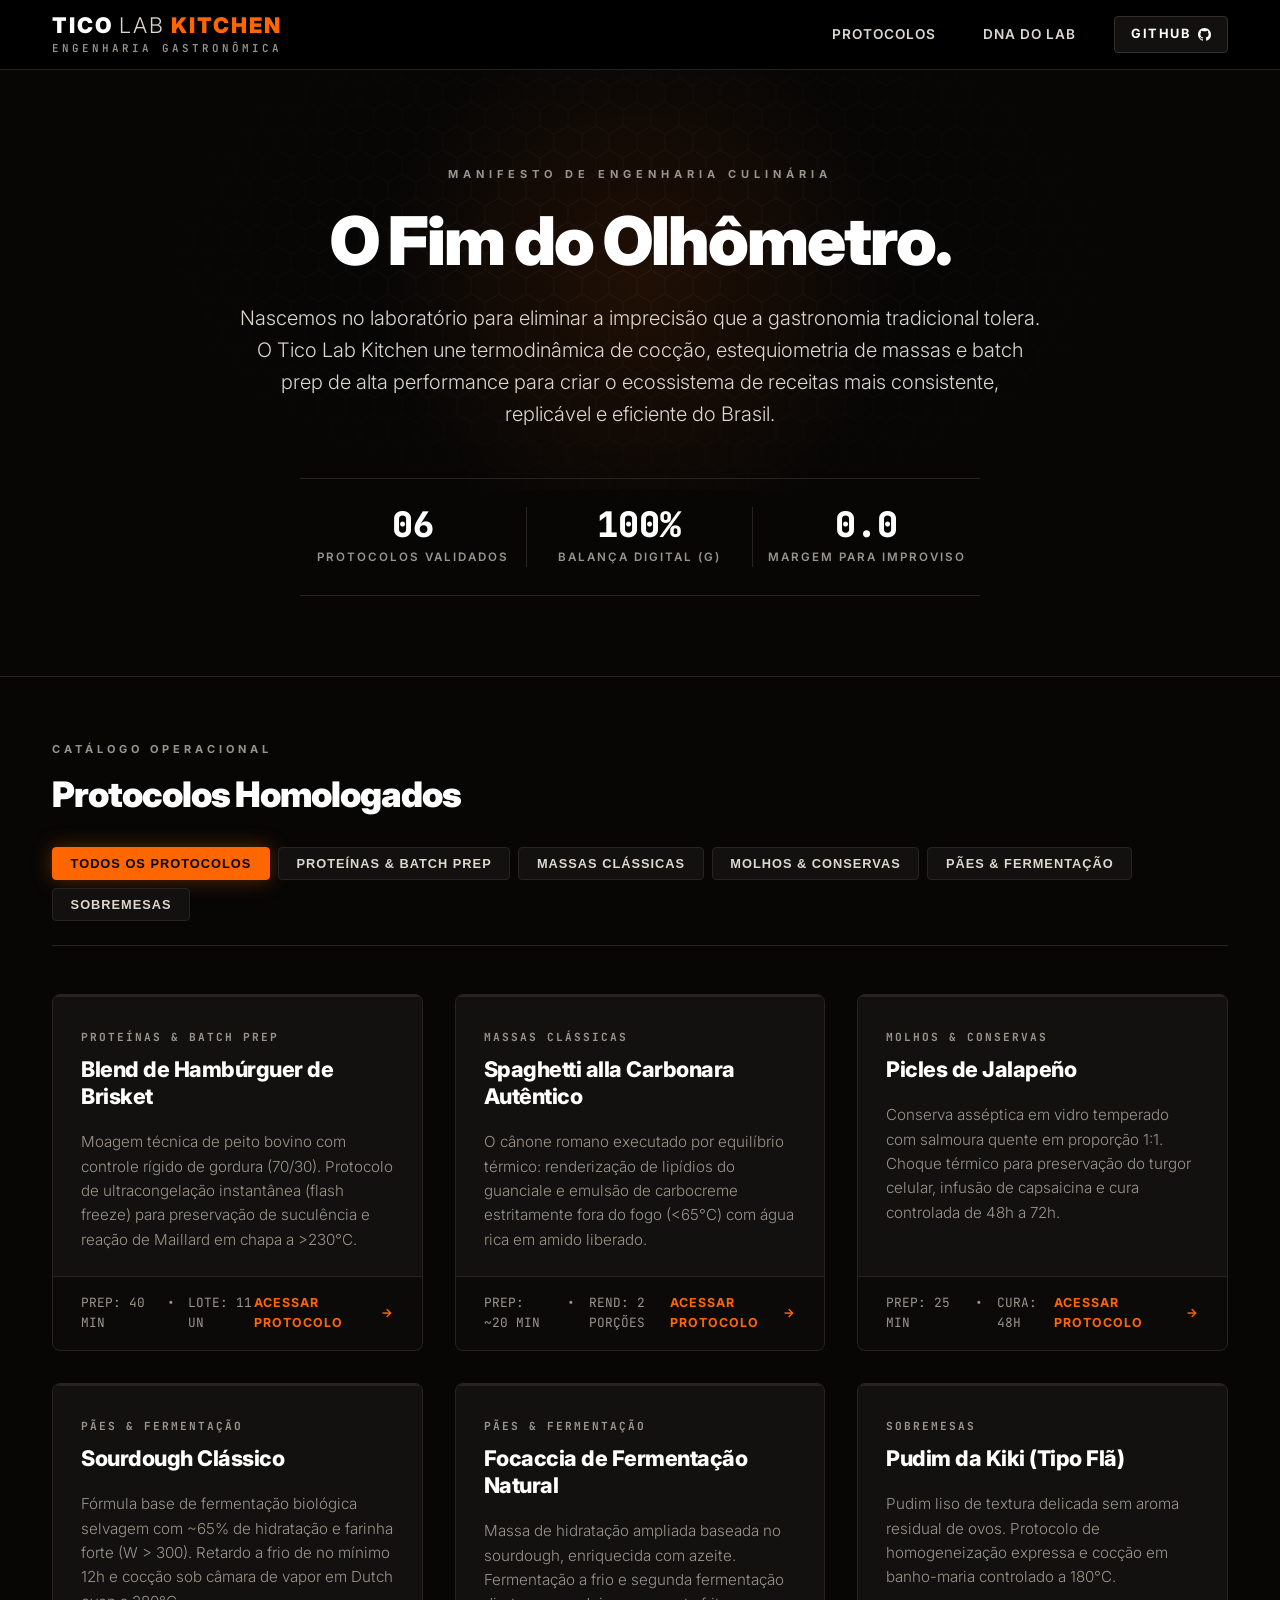
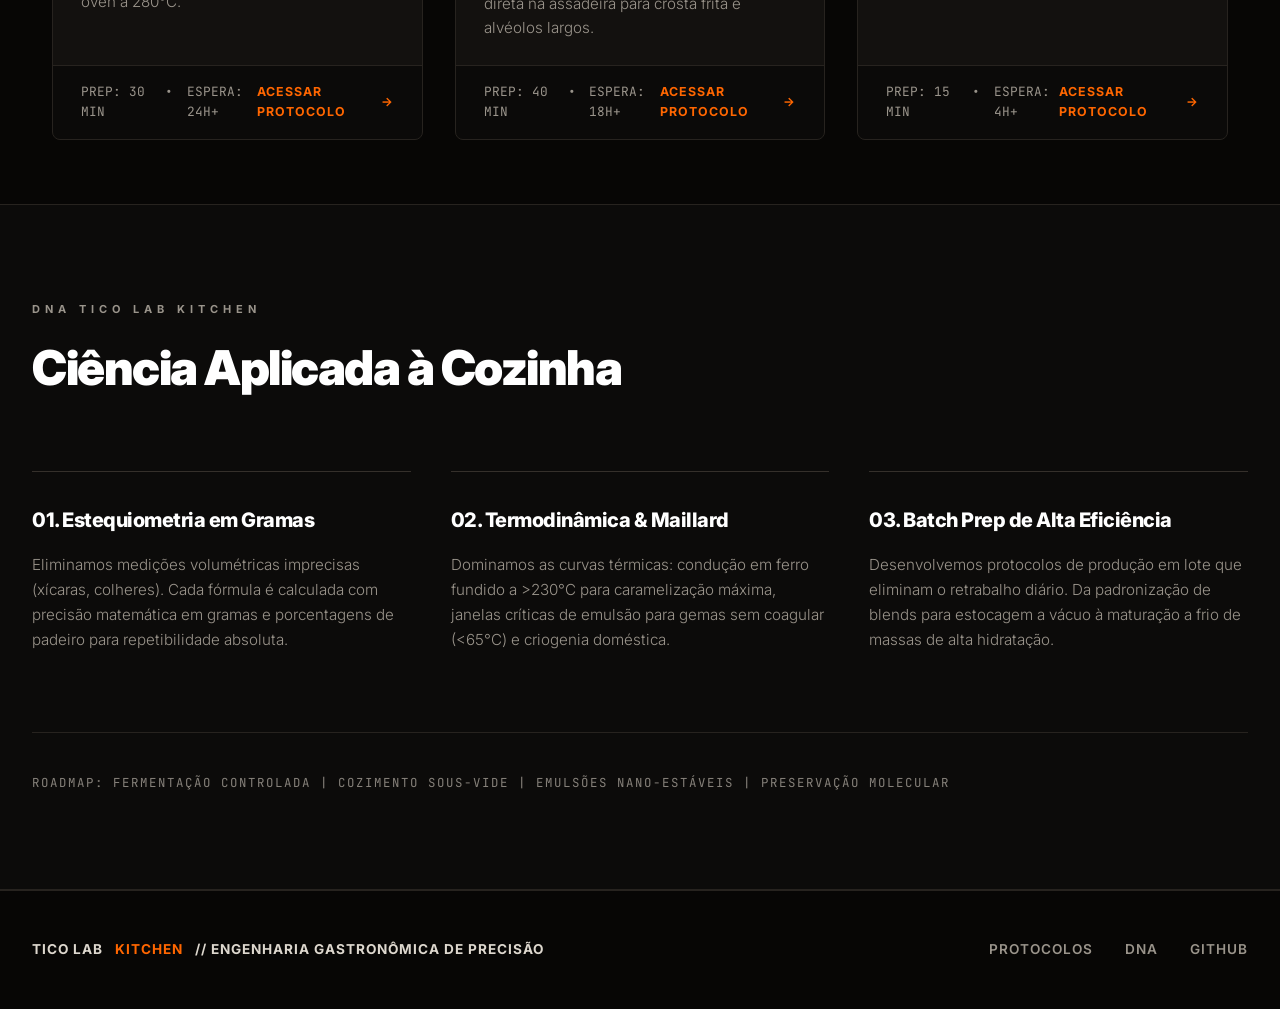
<file: index.html>
<!DOCTYPE html>
<html lang="pt-BR">
<head>
    <meta charset="UTF-8">
    <meta name="viewport" content="width=device-width, initial-scale=1.0">
    <title>Tico Lab Kitchen | Engenharia Gastronômica & Protocolos de Precisão</title>
    <link rel="stylesheet" href="css/style.css">
    <link rel="icon" type="image/svg+xml" href="assets/favicon.svg">
</head>
<body>

    <!-- Cabeçalho da Marca (Tesla / Thricoma DNA) -->
    <header class="site-header">
        <div class="header-container">
            <a href="index.html" class="brand-link" aria-label="Tico Lab Kitchen Home">
                <span class="brand-text">
                    <span class="brand-name">TICO <span class="brand-light">LAB</span> <span class="brand-accent">KITCHEN</span></span>
                    <span class="brand-sub">Engenharia Gastronômica</span>
                </span>
            </a>
            
            <nav>
                <ul class="nav-links">
                    <li class="nav-item"><a href="#protocolos">Protocolos</a></li>
                    <li class="nav-item"><a href="#dna">DNA do Lab</a></li>
                    <li>
                        <a href="https://github.com/thiagometeixeira/Tico-Lab-Kitchen" 
                           target="_blank" 
                           rel="noopener noreferrer" 
                           class="btn-github">
                            <span>GitHub</span>
                            <svg width="13" height="13" viewBox="0 0 24 24" fill="currentColor">
                                <path d="M12 0C5.37 0 0 5.37 0 12c0 5.31 3.435 9.795 8.205 11.385.6.105.825-.255.825-.57 0-.285-.015-1.23-.015-2.235-3.015.555-3.795-.735-4.035-1.41-.135-.345-.72-1.41-1.23-1.695-.42-.225-1.02-.78-.015-.795.945-.015 1.62.87 1.845 1.23 1.08 1.815 2.805 1.305 3.495.99.105-.78.42-1.305.765-1.605-2.67-.3-5.46-1.335-5.46-5.925 0-1.305.465-2.385 1.23-3.225-.12-.3-.54-1.53.12-3.18 0 0 1.005-.315 3.3 1.23.96-.27 1.98-.405 3-.405s2.04.135 3 .405c2.295-1.56 3.3-1.23 3.3-1.23.66 1.65.24 2.88.12 3.18.765.84 1.23 1.905 1.23 3.225 0 4.605-2.805 5.625-5.475 5.925.435.375.81 1.095.81 2.22 0 1.605-.015 2.895-.015 3.3 0 .315.225.69.825.57A12.02 12.02 0 0 0 24 12c0-6.63-5.37-12-12-12z"/>
                            </svg>
                        </a>
                    </li>
                </ul>
            </nav>
        </div>
    </header>

    <!-- Hero Manifesto -->
    <section class="hero">
        <div class="hero-content">
            <span class="hero-tagline">MANIFESTO DE ENGENHARIA CULINÁRIA</span>
            <h1>O Fim do Olhômetro.</h1>
            <p>
                Nascemos no laboratório para eliminar a imprecisão que a gastronomia tradicional tolera. 
                O Tico Lab Kitchen une termodinâmica de cocção, estequiometria de massas e batch prep de alta performance 
                para criar o ecossistema de receitas mais consistente, replicável e eficiente do Brasil.
            </p>
            
            <div class="hero-stats">
                <div class="stat-box">
                    <div class="stat-number"><!-- RECEITAS:TOTAL -->06<!-- /RECEITAS:TOTAL --></div>
                    <div class="stat-label">Protocolos Validados</div>
                </div>
                <div class="stat-box">
                    <div class="stat-number">100%</div>
                    <div class="stat-label">Balança Digital (g)</div>
                </div>
                <div class="stat-box">
                    <div class="stat-number">0.0</div>
                    <div class="stat-label">Margem para Improviso</div>
                </div>
            </div>
        </div>
    </section>

    <!-- Catálogo de Protocolos -->
    <main class="catalog-section" id="protocolos">
        <div class="section-header">
            <div class="section-title-wrap">
                <div>
                    <p class="section-tagline">CATÁLOGO OPERACIONAL</p>
                    <h2 class="section-title">Protocolos Homologados</h2>
                </div>
            </div>
            
            <!-- Barra de Filtros High-Tech -->
            <div class="category-filters" role="tablist">
                <button class="filter-btn active" data-filter="all">Todos os Protocolos</button>
                <button class="filter-btn" data-filter="proteinas">Proteínas &amp; Batch Prep</button>
                <button class="filter-btn" data-filter="massas">Massas Clássicas</button>
                <button class="filter-btn" data-filter="conservas">Molhos &amp; Conservas</button>
                <button class="filter-btn" data-filter="paes">Pães &amp; Fermentação</button>
                <button class="filter-btn" data-filter="sobremesas">Sobremesas</button>
            </div>
        </div>

        <!-- Grade de Cards / Spec Sheets -->
        <div class="recipes-grid">

            <!-- RECEITAS:INICIO -->
            <!-- Bloco GERADO por build.py a partir de data/receitas/*.json. Não edite à mão. -->

            <!-- Card 1: Blend de Hambúrguer de Brisket -->
            <article class="recipe-card" data-category="proteinas">
                <div class="card-header">
                    <span class="card-tag">PROTEÍNAS &amp; BATCH PREP</span>
                    <h3 class="card-title">Blend de Hambúrguer de Brisket</h3>
                </div>
                <div class="card-body">
                    <p class="card-description">Moagem técnica de peito bovino com controle rígido de gordura (70/30). Protocolo de ultracongelação instantânea (flash freeze) para preservação de suculência e reação de Maillard em chapa a &gt;230°C.</p>
                </div>
                <div class="card-footer">
                    <div class="card-meta">
                        <span>PREP: 40 MIN</span> • <span>LOTE: 11 UN</span>
                    </div>
                    <a href="receitas/proteinas-e-batch-prep/blend-brisket-burger.html" class="card-cta">
                        Acessar Protocolo <span class="cta-arrow">→</span>
                    </a>
                </div>
            </article>

            <!-- Card 2: Spaghetti alla Carbonara Autêntico -->
            <article class="recipe-card" data-category="massas">
                <div class="card-header">
                    <span class="card-tag">MASSAS CLÁSSICAS</span>
                    <h3 class="card-title">Spaghetti alla Carbonara Autêntico</h3>
                </div>
                <div class="card-body">
                    <p class="card-description">O cânone romano executado por equilíbrio térmico: renderização de lipídios do guanciale e emulsão de carbocreme estritamente fora do fogo (&lt;65°C) com água rica em amido liberado.</p>
                </div>
                <div class="card-footer">
                    <div class="card-meta">
                        <span>PREP: ~20 MIN</span> • <span>REND: 2 PORÇÕES</span>
                    </div>
                    <a href="receitas/massas-classicas/spaghetti-carbonara.html" class="card-cta">
                        Acessar Protocolo <span class="cta-arrow">→</span>
                    </a>
                </div>
            </article>

            <!-- Card 3: Picles de Jalapeño -->
            <article class="recipe-card" data-category="conservas">
                <div class="card-header">
                    <span class="card-tag">MOLHOS &amp; CONSERVAS</span>
                    <h3 class="card-title">Picles de Jalapeño</h3>
                </div>
                <div class="card-body">
                    <p class="card-description">Conserva asséptica em vidro temperado com salmoura quente em proporção 1:1. Choque térmico para preservação do turgor celular, infusão de capsaicina e cura controlada de 48h a 72h.</p>
                </div>
                <div class="card-footer">
                    <div class="card-meta">
                        <span>PREP: 25 MIN</span> • <span>CURA: 48H</span>
                    </div>
                    <a href="receitas/molhos-e-conservas/picles-jalapeno.html" class="card-cta">
                        Acessar Protocolo <span class="cta-arrow">→</span>
                    </a>
                </div>
            </article>

            <!-- Card 4: Sourdough Clássico -->
            <article class="recipe-card" data-category="paes">
                <div class="card-header">
                    <span class="card-tag">PÃES &amp; FERMENTAÇÃO</span>
                    <h3 class="card-title">Sourdough Clássico</h3>
                </div>
                <div class="card-body">
                    <p class="card-description">Fórmula base de fermentação biológica selvagem com ~65% de hidratação e farinha forte (W &gt; 300). Retardo a frio de no mínimo 12h e cocção sob câmara de vapor em Dutch oven a 280°C.</p>
                </div>
                <div class="card-footer">
                    <div class="card-meta">
                        <span>PREP: 30 MIN</span> • <span>ESPERA: 24H+</span>
                    </div>
                    <a href="receitas/paes-e-fermentacao/sourdough-classico.html" class="card-cta">
                        Acessar Protocolo <span class="cta-arrow">→</span>
                    </a>
                </div>
            </article>

            <!-- Card 5: Focaccia de Fermentação Natural -->
            <article class="recipe-card" data-category="paes">
                <div class="card-header">
                    <span class="card-tag">PÃES &amp; FERMENTAÇÃO</span>
                    <h3 class="card-title">Focaccia de Fermentação Natural</h3>
                </div>
                <div class="card-body">
                    <p class="card-description">Massa de hidratação ampliada baseada no sourdough, enriquecida com azeite. Fermentação a frio e segunda fermentação direta na assadeira para crosta frita e alvéolos largos.</p>
                </div>
                <div class="card-footer">
                    <div class="card-meta">
                        <span>PREP: 40 MIN</span> • <span>ESPERA: 18H+</span>
                    </div>
                    <a href="receitas/paes-e-fermentacao/focaccia.html" class="card-cta">
                        Acessar Protocolo <span class="cta-arrow">→</span>
                    </a>
                </div>
            </article>

            <!-- Card 6: Pudim da Kiki (Tipo Flã) -->
            <article class="recipe-card" data-category="sobremesas">
                <div class="card-header">
                    <span class="card-tag">SOBREMESAS</span>
                    <h3 class="card-title">Pudim da Kiki (Tipo Flã)</h3>
                </div>
                <div class="card-body">
                    <p class="card-description">Pudim liso de textura delicada sem aroma residual de ovos. Protocolo de homogeneização expressa e cocção em banho-maria controlado a 180°C.</p>
                </div>
                <div class="card-footer">
                    <div class="card-meta">
                        <span>PREP: 15 MIN</span> • <span>ESPERA: 4H+</span>
                    </div>
                    <a href="receitas/sobremesas/pudim-da-kiki.html" class="card-cta">
                        Acessar Protocolo <span class="cta-arrow">→</span>
                    </a>
                </div>
            </article>

            <!-- RECEITAS:FIM -->
        </div>
    </main>

    <!-- DNA Tico Lab Kitchen (Grid de Engenharia) -->
    <section class="technology-section" id="dna">
        <div class="tech-container">
            <div class="tech-header">
                <span class="tech-tagline">DNA TICO LAB KITCHEN</span>
                <h2 class="tech-title">Ciência Aplicada à Cozinha</h2>
            </div>
            
            <div class="tech-grid">
                <div class="tech-card">
                    <h3>01. Estequiometria em Gramas</h3>
                    <p>Eliminamos medições volumétricas imprecisas (xícaras, colheres). Cada fórmula é calculada com precisão matemática em gramas e porcentagens de padeiro para repetibilidade absoluta.</p>
                </div>

                <div class="tech-card">
                    <h3>02. Termodinâmica &amp; Maillard</h3>
                    <p>Dominamos as curvas térmicas: condução em ferro fundido a >230°C para caramelização máxima, janelas críticas de emulsão para gemas sem coagular (<65°C) e criogenia doméstica.</p>
                </div>

                <div class="tech-card">
                    <h3>03. Batch Prep de Alta Eficiência</h3>
                    <p>Desenvolvemos protocolos de produção em lote que eliminam o retrabalho diário. Da padronização de blends para estocagem a vácuo à maturação a frio de massas de alta hidratação.</p>
                </div>
            </div>

            <div class="roadmap-strip">
                <p>ROADMAP: FERMENTAÇÃO CONTROLADA | COZIMENTO SOUS-VIDE | EMULSÕES NANO-ESTÁVEIS | PRESERVAÇÃO MOLECULAR</p>
            </div>
        </div>
    </section>

    <!-- Rodapé Minimalista High-Tech -->
    <footer class="site-footer">
        <div class="footer-container">
            <div class="footer-brand">
                <span>TICO LAB</span>
                <span class="accent">KITCHEN</span>
                <span>// ENGENHARIA GASTRONÔMICA DE PRECISÃO</span>
            </div>
            
            <ul class="footer-links">
                <li><a href="#protocolos">Protocolos</a></li>
                <li><a href="#dna">DNA</a></li>
                <li><a href="https://github.com/thiagometeixeira/Tico-Lab-Kitchen" target="_blank" rel="noopener noreferrer">GitHub</a></li>
            </ul>
        </div>
    </footer>

    <!-- Script de Filtro Leve -->
    <script>
        document.addEventListener('DOMContentLoaded', () => {
            const filterBtns = document.querySelectorAll('.filter-btn');
            const recipeCards = document.querySelectorAll('.recipe-card');

            filterBtns.forEach(btn => {
                btn.addEventListener('click', () => {
                    filterBtns.forEach(b => b.classList.remove('active'));
                    btn.classList.add('active');

                    const category = btn.getAttribute('data-filter');

                    recipeCards.forEach(card => {
                        if (category === 'all' || card.getAttribute('data-category') === category) {
                            card.style.display = 'flex';
                        } else {
                            card.style.display = 'none';
                        }
                    });
                });
            });
        });
    </script>

</body>
</html>
</file>
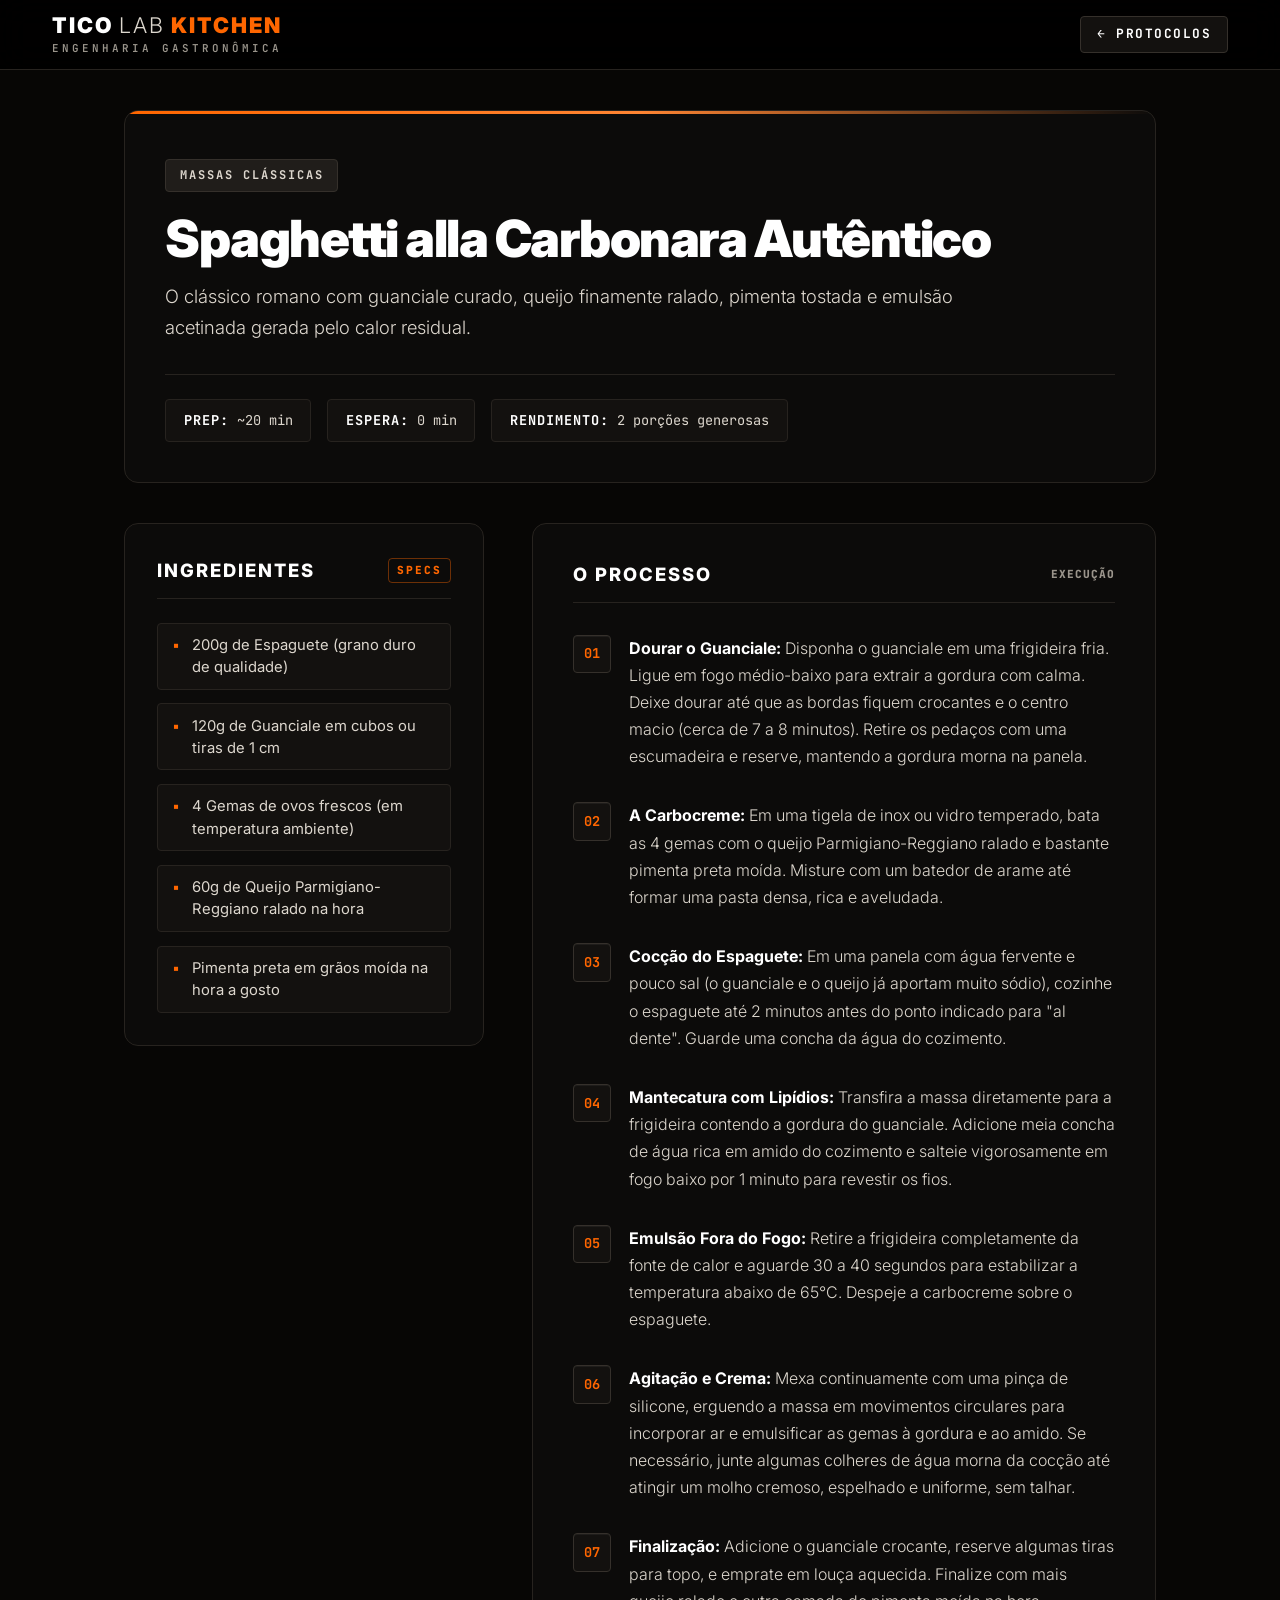
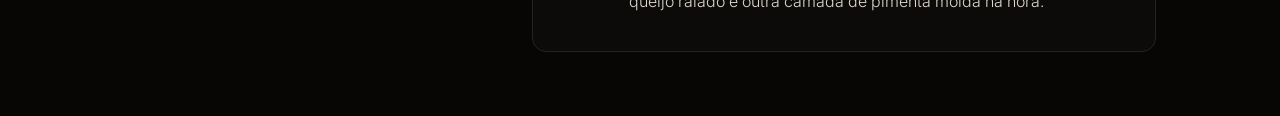
<file: receitas/massas-classicas/spaghetti-carbonara.html>
<!DOCTYPE html>
<html lang="pt-BR">
<head>
    <meta charset="UTF-8">
    <meta name="viewport" content="width=device-width, initial-scale=1.0">
    <title>Spaghetti alla Carbonara Autêntico | Tico Lab Kitchen</title>
    <link rel="stylesheet" href="../../css/style.css">
    <link rel="icon" type="image/svg+xml" href="../../assets/favicon.svg">
</head>
<body>
    <!-- GERADO por build.py a partir de data/receitas/spaghetti-carbonara.json. Não edite à mão. -->
    <header class="site-header">
        <div class="header-container">
            <a href="../../index.html" class="brand-link" aria-label="Tico Lab Kitchen Home">
                <span class="brand-text">
                    <span class="brand-name">TICO <span class="brand-light">LAB</span> <span class="brand-accent">KITCHEN</span></span>
                    <span class="brand-sub">Engenharia Gastronômica</span>
                </span>
            </a>
            <a href="../../index.html#protocolos" class="btn-voltar">← Protocolos</a>
        </div>
    </header>

    <article class="receita-container">
        <header class="receita-header">
            <span class="tag">Massas Clássicas</span>
            <h1>Spaghetti alla Carbonara Autêntico</h1>
            <p class="descricao">O clássico romano com guanciale curado, queijo finamente ralado, pimenta tostada e emulsão acetinada gerada pelo calor residual.</p>
            
            <div class="metadata">
                <div class="meta-item"><strong>Prep:</strong> ~20 min</div>
                <div class="meta-item"><strong>Espera:</strong> 0 min</div>
                <div class="meta-item"><strong>Rendimento:</strong> 2 porções generosas</div>
            </div>
        </header>

        <div class="grid-receita">
            <aside class="ingredientes">
                <h2>Ingredientes</h2>
                <ul>
                    <li>200g de Espaguete (grano duro de qualidade)</li>
                    <li>120g de Guanciale em cubos ou tiras de 1 cm</li>
                    <li>4 Gemas de ovos frescos (em temperatura ambiente)</li>
                    <li>60g de Queijo Parmigiano-Reggiano ralado na hora</li>
                    <li>Pimenta preta em grãos moída na hora a gosto</li>
                </ul>
            </aside>

            <section class="passo-a-passo">
                <h2>O Processo</h2>
                <ol>
                    <li><strong>Dourar o Guanciale:</strong> Disponha o guanciale em uma frigideira fria. Ligue em fogo médio-baixo para extrair a gordura com calma. Deixe dourar até que as bordas fiquem crocantes e o centro macio (cerca de 7 a 8 minutos). Retire os pedaços com uma escumadeira e reserve, mantendo a gordura morna na panela.</li>
                    <li><strong>A Carbocreme:</strong> Em uma tigela de inox ou vidro temperado, bata as 4 gemas com o queijo Parmigiano-Reggiano ralado e bastante pimenta preta moída. Misture com um batedor de arame até formar uma pasta densa, rica e aveludada.</li>
                    <li><strong>Cocção do Espaguete:</strong> Em uma panela com água fervente e pouco sal (o guanciale e o queijo já aportam muito sódio), cozinhe o espaguete até 2 minutos antes do ponto indicado para "al dente". Guarde uma concha da água do cozimento.</li>
                    <li><strong>Mantecatura com Lipídios:</strong> Transfira a massa diretamente para a frigideira contendo a gordura do guanciale. Adicione meia concha de água rica em amido do cozimento e salteie vigorosamente em fogo baixo por 1 minuto para revestir os fios.</li>
                    <li><strong>Emulsão Fora do Fogo:</strong> Retire a frigideira completamente da fonte de calor e aguarde 30 a 40 segundos para estabilizar a temperatura abaixo de 65°C. Despeje a carbocreme sobre o espaguete.</li>
                    <li><strong>Agitação e Crema:</strong> Mexa continuamente com uma pinça de silicone, erguendo a massa em movimentos circulares para incorporar ar e emulsificar as gemas à gordura e ao amido. Se necessário, junte algumas colheres de água morna da cocção até atingir um molho cremoso, espelhado e uniforme, sem talhar.</li>
                    <li><strong>Finalização:</strong> Adicione o guanciale crocante, reserve algumas tiras para topo, e emprate em louça aquecida. Finalize com mais queijo ralado e outra camada de pimenta moída na hora.</li>
                </ol>
            </section>
        </div>
    </article>
</body>
</html>
</file>
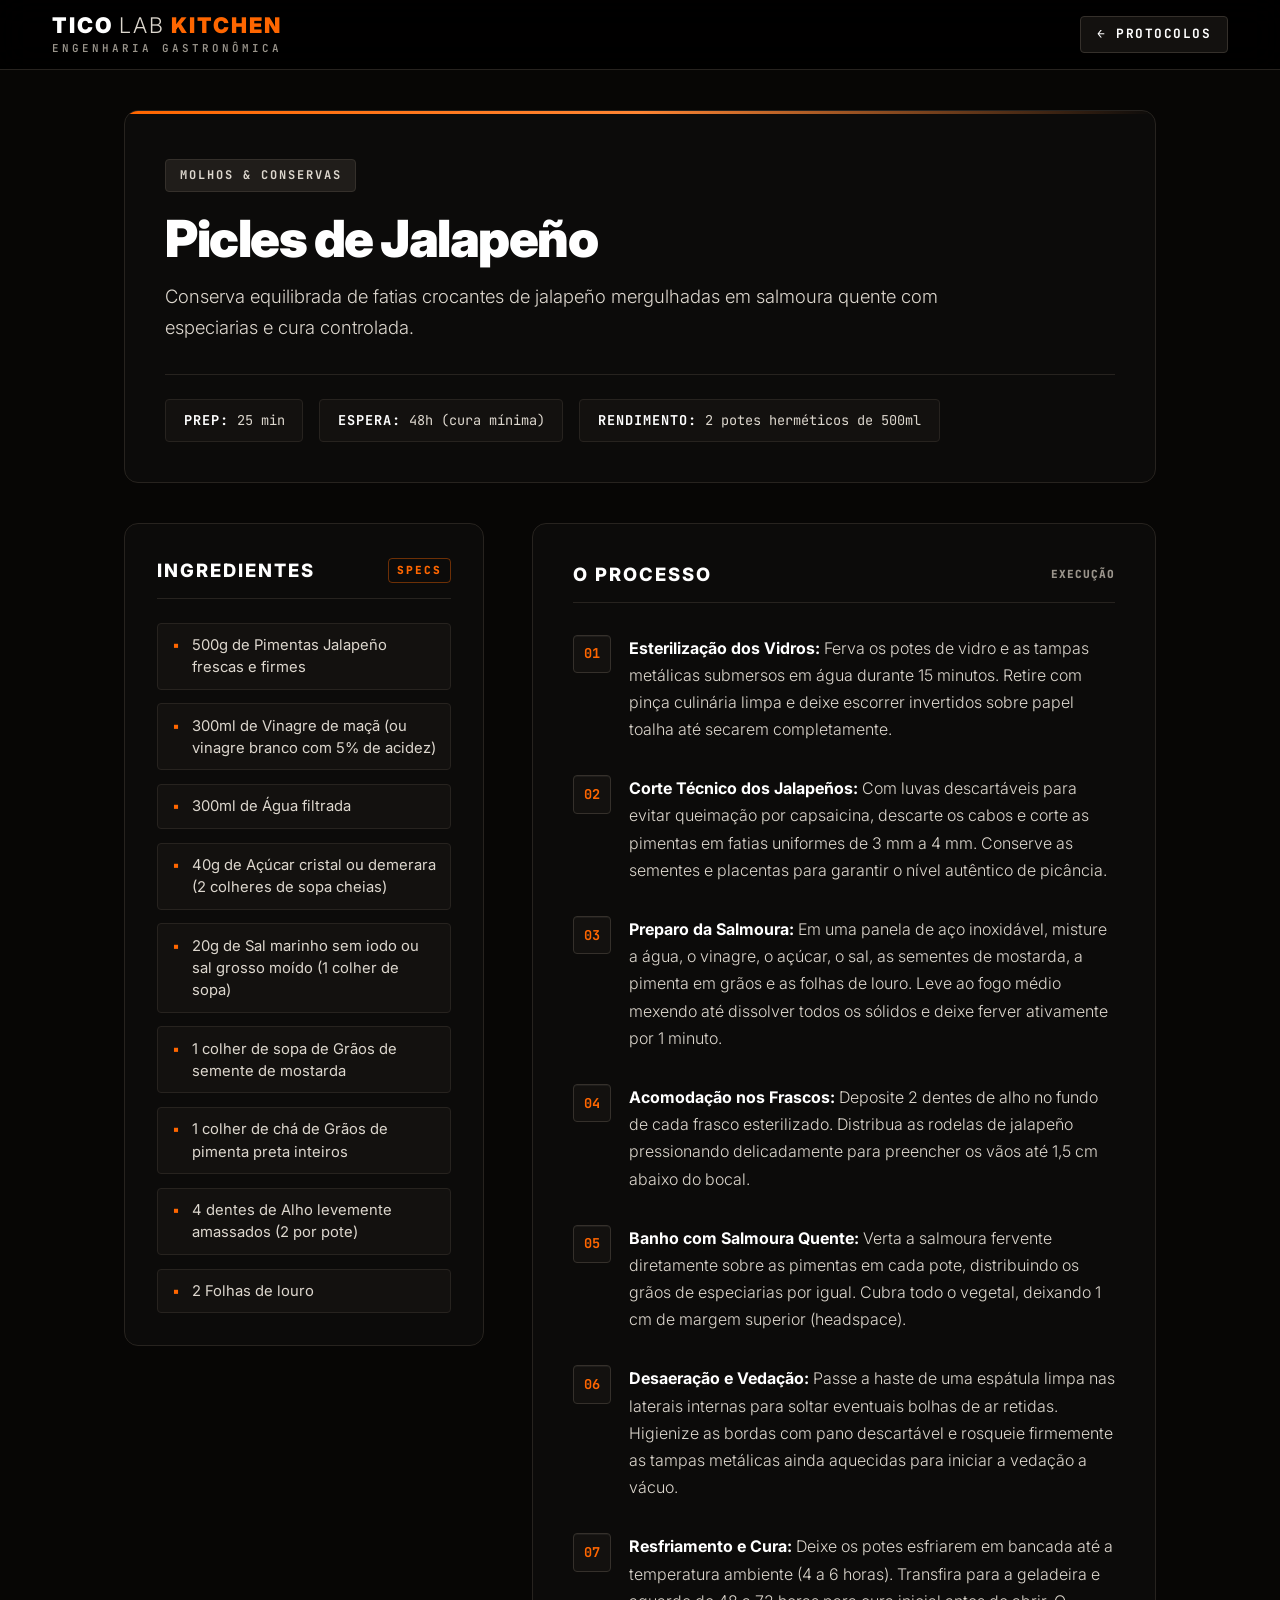
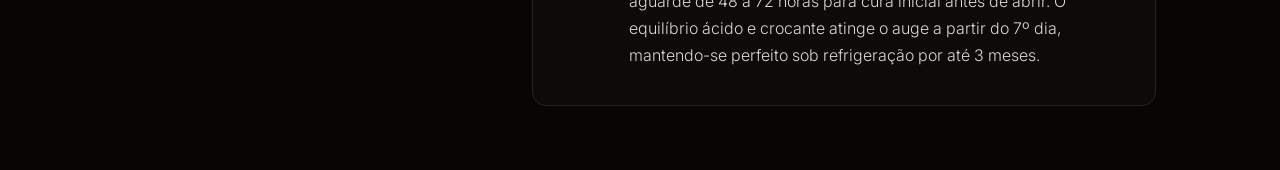
<file: receitas/molhos-e-conservas/picles-jalapeno.html>
<!DOCTYPE html>
<html lang="pt-BR">
<head>
    <meta charset="UTF-8">
    <meta name="viewport" content="width=device-width, initial-scale=1.0">
    <title>Picles de Jalapeño | Tico Lab Kitchen</title>
    <link rel="stylesheet" href="../../css/style.css">
    <link rel="icon" type="image/svg+xml" href="../../assets/favicon.svg">
</head>
<body>
    <!-- GERADO por build.py a partir de data/receitas/picles-jalapeno.json. Não edite à mão. -->
    <header class="site-header">
        <div class="header-container">
            <a href="../../index.html" class="brand-link" aria-label="Tico Lab Kitchen Home">
                <span class="brand-text">
                    <span class="brand-name">TICO <span class="brand-light">LAB</span> <span class="brand-accent">KITCHEN</span></span>
                    <span class="brand-sub">Engenharia Gastronômica</span>
                </span>
            </a>
            <a href="../../index.html#protocolos" class="btn-voltar">← Protocolos</a>
        </div>
    </header>

    <article class="receita-container">
        <header class="receita-header">
            <span class="tag">Molhos &amp; Conservas</span>
            <h1>Picles de Jalapeño</h1>
            <p class="descricao">Conserva equilibrada de fatias crocantes de jalapeño mergulhadas em salmoura quente com especiarias e cura controlada.</p>
            
            <div class="metadata">
                <div class="meta-item"><strong>Prep:</strong> 25 min</div>
                <div class="meta-item"><strong>Espera:</strong> 48h (cura mínima)</div>
                <div class="meta-item"><strong>Rendimento:</strong> 2 potes herméticos de 500ml</div>
            </div>
        </header>

        <div class="grid-receita">
            <aside class="ingredientes">
                <h2>Ingredientes</h2>
                <ul>
                    <li>500g de Pimentas Jalapeño frescas e firmes</li>
                    <li>300ml de Vinagre de maçã (ou vinagre branco com 5% de acidez)</li>
                    <li>300ml de Água filtrada</li>
                    <li>40g de Açúcar cristal ou demerara (2 colheres de sopa cheias)</li>
                    <li>20g de Sal marinho sem iodo ou sal grosso moído (1 colher de sopa)</li>
                    <li>1 colher de sopa de Grãos de semente de mostarda</li>
                    <li>1 colher de chá de Grãos de pimenta preta inteiros</li>
                    <li>4 dentes de Alho levemente amassados (2 por pote)</li>
                    <li>2 Folhas de louro</li>
                </ul>
            </aside>

            <section class="passo-a-passo">
                <h2>O Processo</h2>
                <ol>
                    <li><strong>Esterilização dos Vidros:</strong> Ferva os potes de vidro e as tampas metálicas submersos em água durante 15 minutos. Retire com pinça culinária limpa e deixe escorrer invertidos sobre papel toalha até secarem completamente.</li>
                    <li><strong>Corte Técnico dos Jalapeños:</strong> Com luvas descartáveis para evitar queimação por capsaicina, descarte os cabos e corte as pimentas em fatias uniformes de 3 mm a 4 mm. Conserve as sementes e placentas para garantir o nível autêntico de picância.</li>
                    <li><strong>Preparo da Salmoura:</strong> Em uma panela de aço inoxidável, misture a água, o vinagre, o açúcar, o sal, as sementes de mostarda, a pimenta em grãos e as folhas de louro. Leve ao fogo médio mexendo até dissolver todos os sólidos e deixe ferver ativamente por 1 minuto.</li>
                    <li><strong>Acomodação nos Frascos:</strong> Deposite 2 dentes de alho no fundo de cada frasco esterilizado. Distribua as rodelas de jalapeño pressionando delicadamente para preencher os vãos até 1,5 cm abaixo do bocal.</li>
                    <li><strong>Banho com Salmoura Quente:</strong> Verta a salmoura fervente diretamente sobre as pimentas em cada pote, distribuindo os grãos de especiarias por igual. Cubra todo o vegetal, deixando 1 cm de margem superior (headspace).</li>
                    <li><strong>Desaeração e Vedação:</strong> Passe a haste de uma espátula limpa nas laterais internas para soltar eventuais bolhas de ar retidas. Higienize as bordas com pano descartável e rosqueie firmemente as tampas metálicas ainda aquecidas para iniciar a vedação a vácuo.</li>
                    <li><strong>Resfriamento e Cura:</strong> Deixe os potes esfriarem em bancada até a temperatura ambiente (4 a 6 horas). Transfira para a geladeira e aguarde de 48 a 72 horas para cura inicial antes de abrir. O equilíbrio ácido e crocante atinge o auge a partir do 7º dia, mantendo-se perfeito sob refrigeração por até 3 meses.</li>
                </ol>
            </section>
        </div>
    </article>
</body>
</html>
</file>
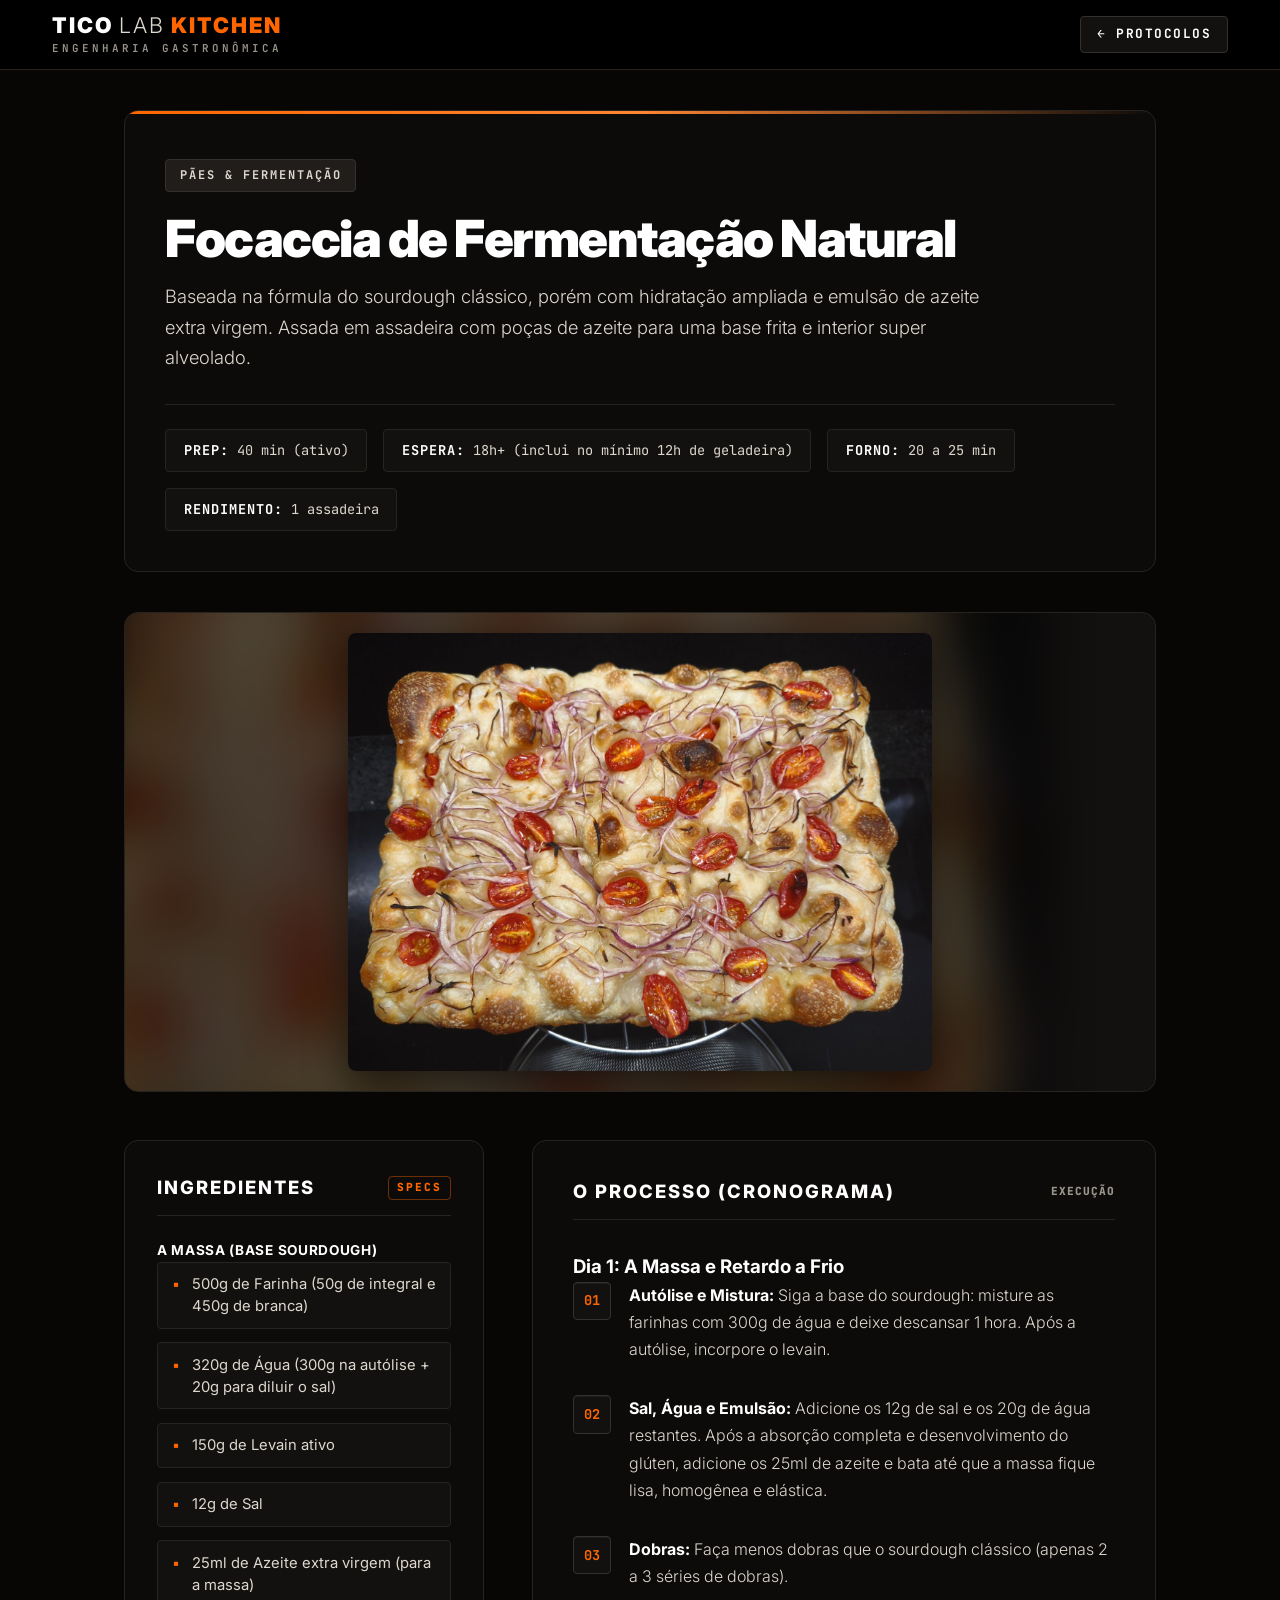
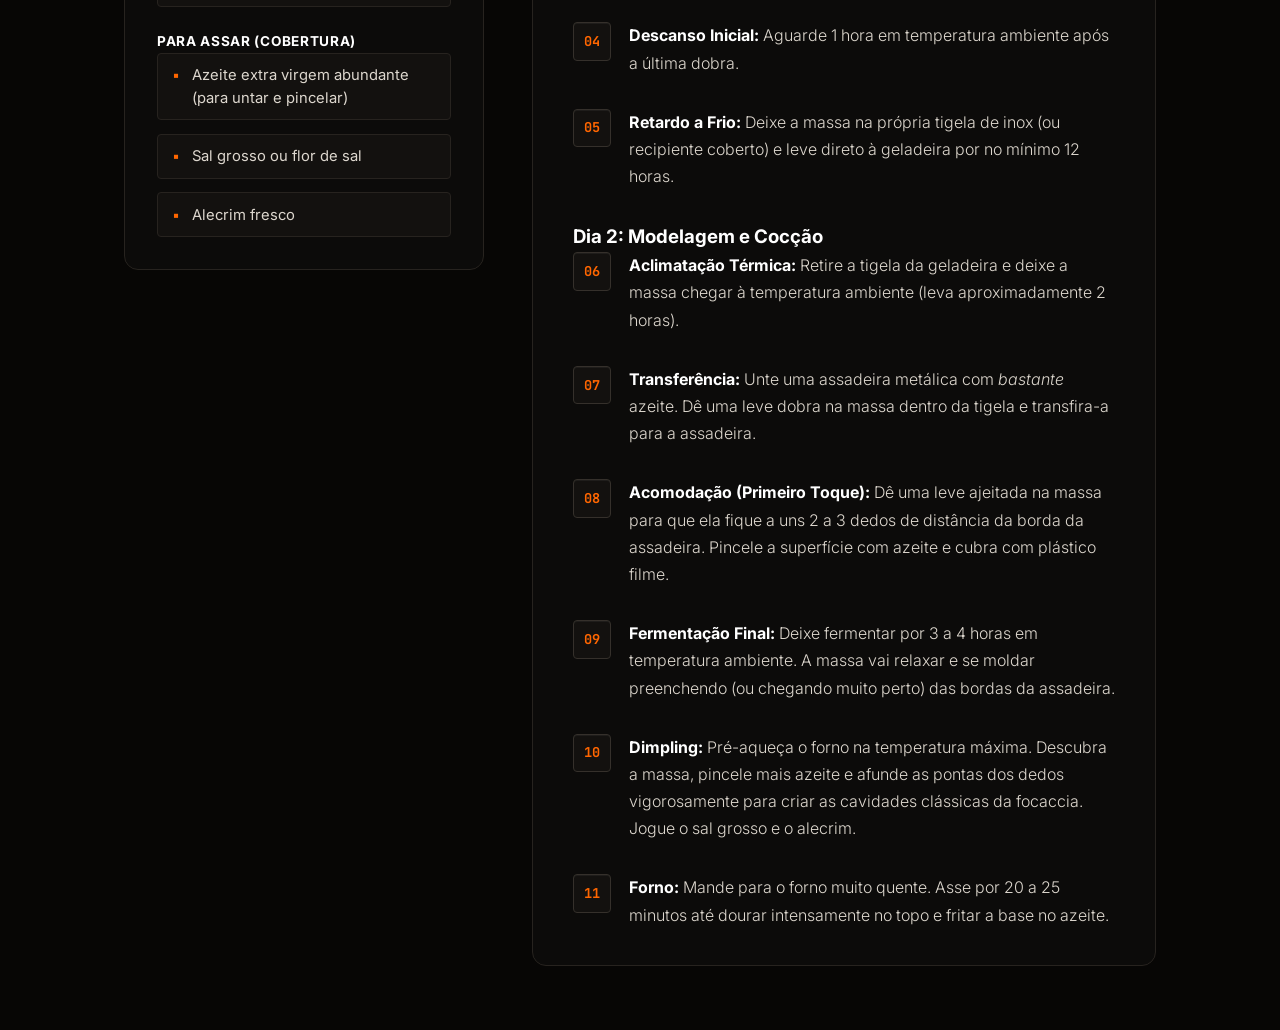
<file: receitas/paes-e-fermentacao/focaccia.html>
<!DOCTYPE html>
<html lang="pt-BR">
<head>
    <meta charset="UTF-8">
    <meta name="viewport" content="width=device-width, initial-scale=1.0">
    <title>Focaccia de Fermentação Natural | Tico Lab Kitchen</title>
    <link rel="stylesheet" href="../../css/style.css">
    <link rel="icon" type="image/svg+xml" href="../../assets/favicon.svg">
</head>
<body>
    <!-- GERADO por build.py a partir de data/receitas/focaccia.json. Não edite à mão. -->
    <header class="site-header">
        <div class="header-container">
            <a href="../../index.html" class="brand-link" aria-label="Tico Lab Kitchen Home">
                <span class="brand-text">
                    <span class="brand-name">TICO <span class="brand-light">LAB</span> <span class="brand-accent">KITCHEN</span></span>
                    <span class="brand-sub">Engenharia Gastronômica</span>
                </span>
            </a>
            <a href="../../index.html#protocolos" class="btn-voltar">← Protocolos</a>
        </div>
    </header>

    <article class="receita-container">
        <header class="receita-header">
            <span class="tag">Pães &amp; Fermentação</span>
            <h1>Focaccia de Fermentação Natural</h1>
            <p class="descricao">Baseada na fórmula do sourdough clássico, porém com hidratação ampliada e emulsão de azeite extra virgem. Assada em assadeira com poças de azeite para uma base frita e interior super alveolado.</p>
            
            <div class="metadata">
                <div class="meta-item"><strong>Prep:</strong> 40 min (ativo)</div>
                <div class="meta-item"><strong>Espera:</strong> 18h+ (inclui no mínimo 12h de geladeira)</div>
                <div class="meta-item"><strong>Forno:</strong> 20 a 25 min</div>
                <div class="meta-item"><strong>Rendimento:</strong> 1 assadeira</div>
            </div>
        </header>

        <figure class="receita-foto">
            <img src="../../assets/fotos/focaccia.jpg" alt="" class="receita-foto-fundo" aria-hidden="true" loading="lazy">
            <img src="../../assets/fotos/focaccia.jpg" alt="Focaccia de Fermentação Natural" class="receita-foto-img" loading="lazy">
        </figure>

        <div class="grid-receita">
            <aside class="ingredientes">
                <h2>Ingredientes</h2>
                
                <h3 style="margin-top: 1.5rem; color: var(--accent); font-size: 0.85rem; letter-spacing: 0.05em; text-transform: uppercase;">A Massa (Base Sourdough)</h3>
                <ul>
                    <li>500g de Farinha (50g de integral e 450g de branca)</li>
                    <li>320g de Água (300g na autólise + 20g para diluir o sal)</li>
                    <li>150g de Levain ativo</li>
                    <li>12g de Sal</li>
                    <li>25ml de Azeite extra virgem (para a massa)</li>
                </ul>

                
                <h3 style="margin-top: 1.5rem; color: var(--accent); font-size: 0.85rem; letter-spacing: 0.05em; text-transform: uppercase;">Para Assar (Cobertura)</h3>
                <ul>
                    <li>Azeite extra virgem abundante (para untar e pincelar)</li>
                    <li>Sal grosso ou flor de sal</li>
                    <li>Alecrim fresco</li>
                </ul>
            </aside>

            <section class="passo-a-passo">
                <h2>O Processo (Cronograma)</h2>
                
                <h3>Dia 1: A Massa e Retardo a Frio</h3>
                <ol>
                    <li><strong>Autólise e Mistura:</strong> Siga a base do sourdough: misture as farinhas com 300g de água e deixe descansar 1 hora. Após a autólise, incorpore o levain.</li>
                    <li><strong>Sal, Água e Emulsão:</strong> Adicione os 12g de sal e os 20g de água restantes. Após a absorção completa e desenvolvimento do glúten, adicione os 25ml de azeite e bata até que a massa fique lisa, homogênea e elástica.</li>
                    <li><strong>Dobras:</strong> Faça menos dobras que o sourdough clássico (apenas 2 a 3 séries de dobras).</li>
                    <li><strong>Descanso Inicial:</strong> Aguarde 1 hora em temperatura ambiente após a última dobra.</li>
                    <li><strong>Retardo a Frio:</strong> Deixe a massa na própria tigela de inox (ou recipiente coberto) e leve direto à geladeira por no mínimo 12 horas.</li>
                </ol>
                
                <h3 style="margin-top: 2rem;">Dia 2: Modelagem e Cocção</h3>
                <ol start="6" style="counter-reset: step-counter 5;">
                    <li><strong>Aclimatação Térmica:</strong> Retire a tigela da geladeira e deixe a massa chegar à temperatura ambiente (leva aproximadamente 2 horas).</li>
                    <li><strong>Transferência:</strong> Unte uma assadeira metálica com <em>bastante</em> azeite. Dê uma leve dobra na massa dentro da tigela e transfira-a para a assadeira.</li>
                    <li><strong>Acomodação (Primeiro Toque):</strong> Dê uma leve ajeitada na massa para que ela fique a uns 2 a 3 dedos de distância da borda da assadeira. Pincele a superfície com azeite e cubra com plástico filme.</li>
                    <li><strong>Fermentação Final:</strong> Deixe fermentar por 3 a 4 horas em temperatura ambiente. A massa vai relaxar e se moldar preenchendo (ou chegando muito perto) das bordas da assadeira.</li>
                    <li><strong>Dimpling:</strong> Pré-aqueça o forno na temperatura máxima. Descubra a massa, pincele mais azeite e afunde as pontas dos dedos vigorosamente para criar as cavidades clássicas da focaccia. Jogue o sal grosso e o alecrim.</li>
                    <li><strong>Forno:</strong> Mande para o forno muito quente. Asse por 20 a 25 minutos até dourar intensamente no topo e fritar a base no azeite.</li>
                </ol>
            </section>
        </div>
    </article>
</body>
</html>
</file>
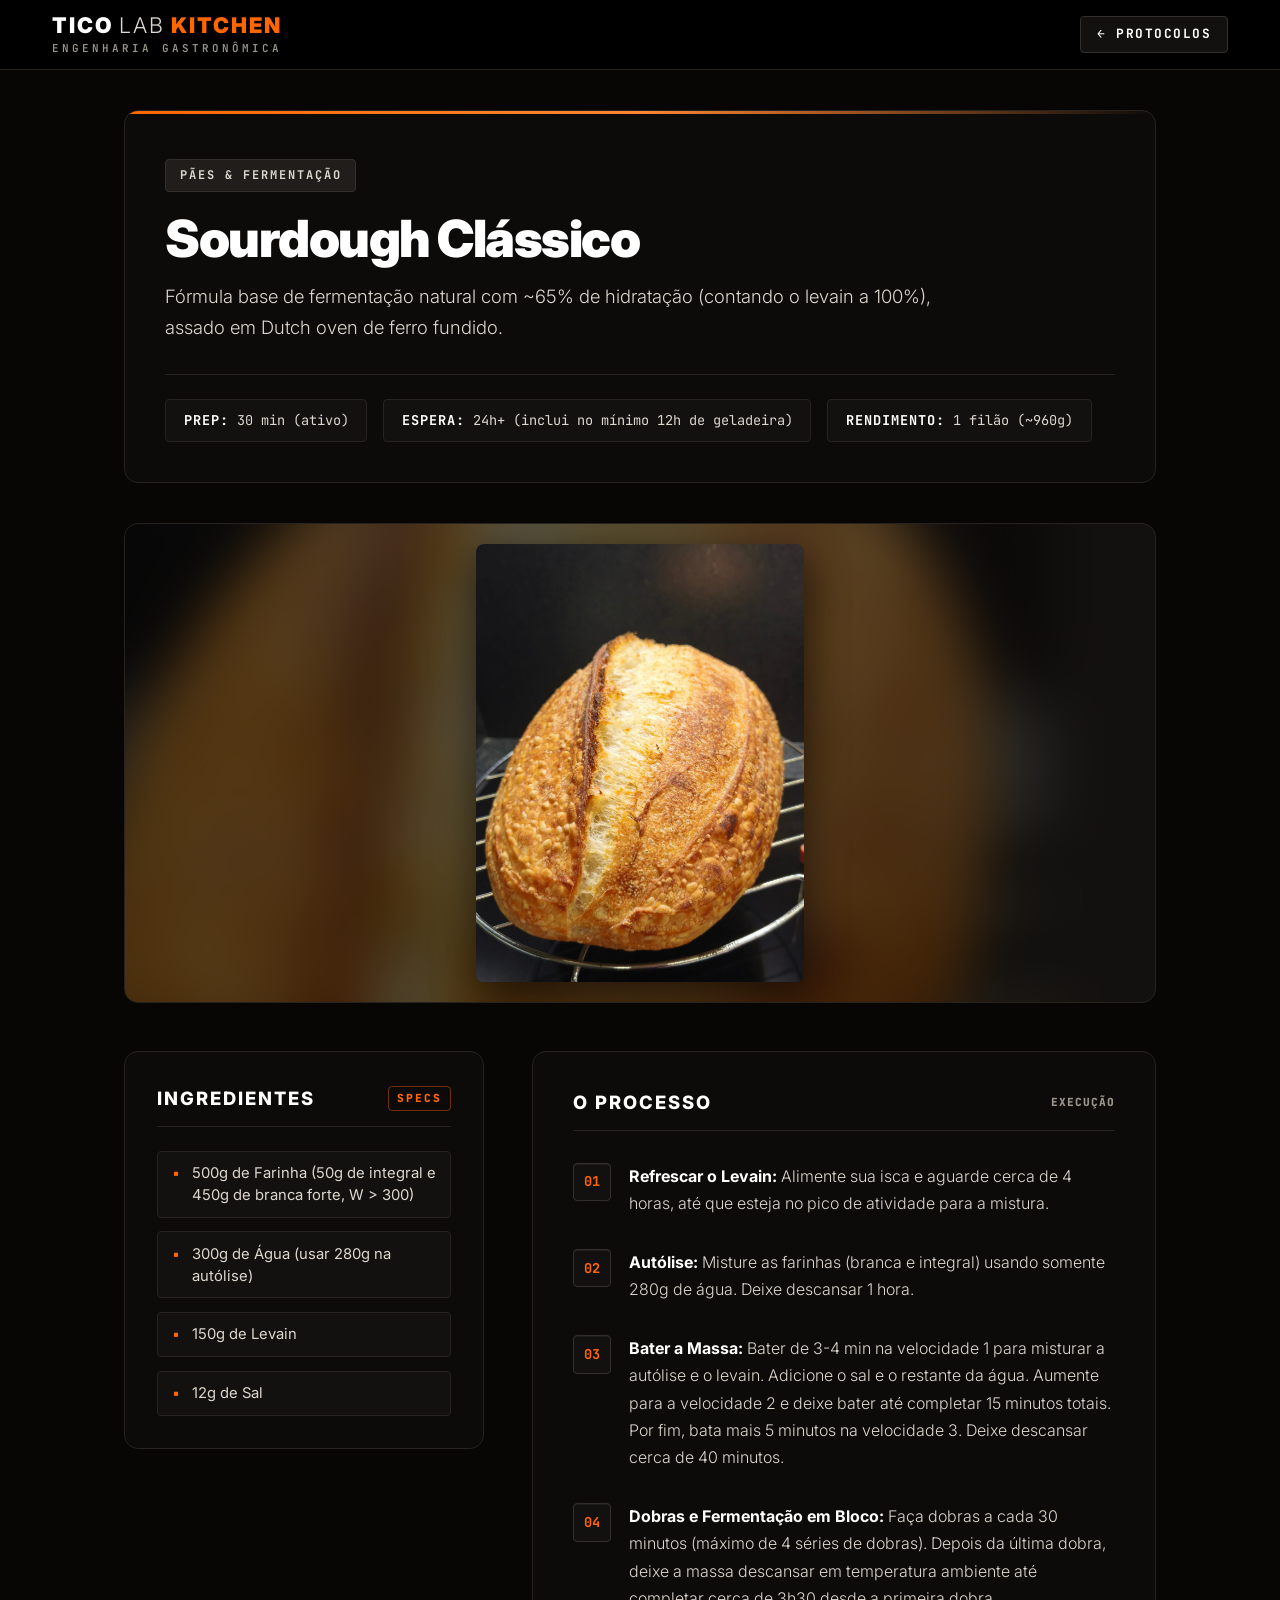
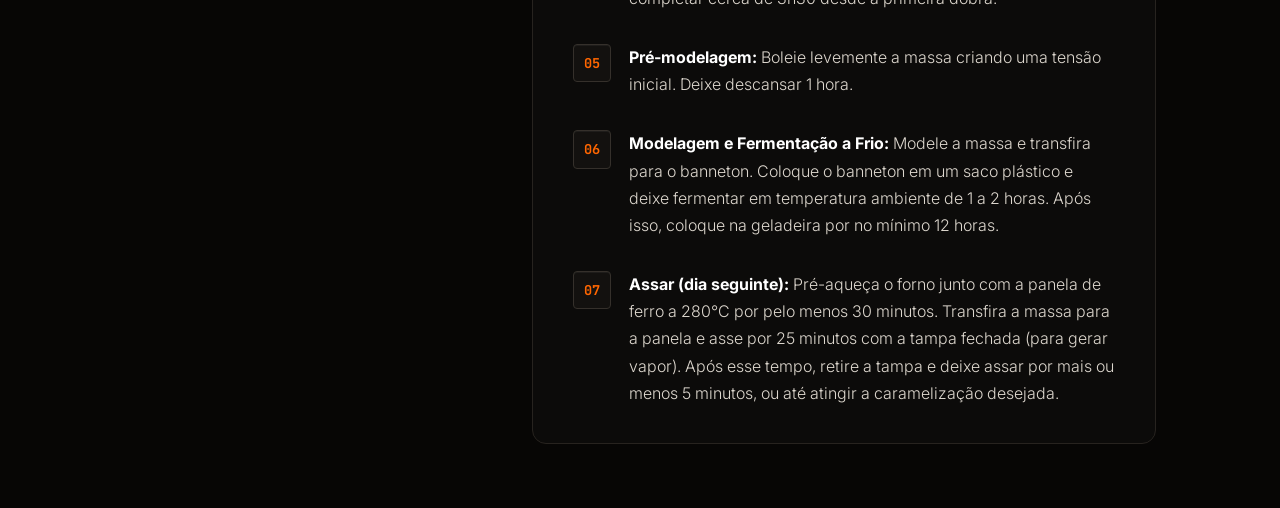
<file: receitas/paes-e-fermentacao/sourdough-classico.html>
<!DOCTYPE html>
<html lang="pt-BR">
<head>
    <meta charset="UTF-8">
    <meta name="viewport" content="width=device-width, initial-scale=1.0">
    <title>Sourdough Clássico | Tico Lab Kitchen</title>
    <link rel="stylesheet" href="../../css/style.css">
    <link rel="icon" type="image/svg+xml" href="../../assets/favicon.svg">
</head>
<body>
    <!-- GERADO por build.py a partir de data/receitas/sourdough-classico.json. Não edite à mão. -->
    <header class="site-header">
        <div class="header-container">
            <a href="../../index.html" class="brand-link" aria-label="Tico Lab Kitchen Home">
                <span class="brand-text">
                    <span class="brand-name">TICO <span class="brand-light">LAB</span> <span class="brand-accent">KITCHEN</span></span>
                    <span class="brand-sub">Engenharia Gastronômica</span>
                </span>
            </a>
            <a href="../../index.html#protocolos" class="btn-voltar">← Protocolos</a>
        </div>
    </header>

    <article class="receita-container">
        <header class="receita-header">
            <span class="tag">Pães &amp; Fermentação</span>
            <h1>Sourdough Clássico</h1>
            <p class="descricao">Fórmula base de fermentação natural com ~65% de hidratação (contando o levain a 100%), assado em Dutch oven de ferro fundido.</p>
            
            <div class="metadata">
                <div class="meta-item"><strong>Prep:</strong> 30 min (ativo)</div>
                <div class="meta-item"><strong>Espera:</strong> 24h+ (inclui no mínimo 12h de geladeira)</div>
                <div class="meta-item"><strong>Rendimento:</strong> 1 filão (~960g)</div>
            </div>
        </header>

        <figure class="receita-foto">
            <img src="../../assets/fotos/sourdough-classico.jpg" alt="" class="receita-foto-fundo" aria-hidden="true" loading="lazy">
            <img src="../../assets/fotos/sourdough-classico.jpg" alt="Sourdough Clássico" class="receita-foto-img" loading="lazy">
        </figure>

        <div class="grid-receita">
            <aside class="ingredientes">
                <h2>Ingredientes</h2>
                <ul>
                    <li>500g de Farinha (50g de integral e 450g de branca forte, W &gt; 300)</li>
                    <li>300g de Água (usar 280g na autólise)</li>
                    <li>150g de Levain</li>
                    <li>12g de Sal</li>
                </ul>
            </aside>

            <section class="passo-a-passo">
                <h2>O Processo</h2>
                <ol>
                    <li><strong>Refrescar o Levain:</strong> Alimente sua isca e aguarde cerca de 4 horas, até que esteja no pico de atividade para a mistura.</li>
                    <li><strong>Autólise:</strong> Misture as farinhas (branca e integral) usando somente 280g de água. Deixe descansar 1 hora.</li>
                    <li><strong>Bater a Massa:</strong> Bater de 3-4 min na velocidade 1 para misturar a autólise e o levain. Adicione o sal e o restante da água. Aumente para a velocidade 2 e deixe bater até completar 15 minutos totais. Por fim, bata mais 5 minutos na velocidade 3. Deixe descansar cerca de 40 minutos.</li>
                    <li><strong>Dobras e Fermentação em Bloco:</strong> Faça dobras a cada 30 minutos (máximo de 4 séries de dobras). Depois da última dobra, deixe a massa descansar em temperatura ambiente até completar cerca de 3h30 desde a primeira dobra.</li>
                    <li><strong>Pré-modelagem:</strong> Boleie levemente a massa criando uma tensão inicial. Deixe descansar 1 hora.</li>
                    <li><strong>Modelagem e Fermentação a Frio:</strong> Modele a massa e transfira para o banneton. Coloque o banneton em um saco plástico e deixe fermentar em temperatura ambiente de 1 a 2 horas. Após isso, coloque na geladeira por no mínimo 12 horas.</li>
                    <li><strong>Assar (dia seguinte):</strong> Pré-aqueça o forno junto com a panela de ferro a 280°C por pelo menos 30 minutos. Transfira a massa para a panela e asse por 25 minutos com a tampa fechada (para gerar vapor). Após esse tempo, retire a tampa e deixe assar por mais ou menos 5 minutos, ou até atingir a caramelização desejada.</li>
                </ol>
            </section>
        </div>
    </article>
</body>
</html>
</file>
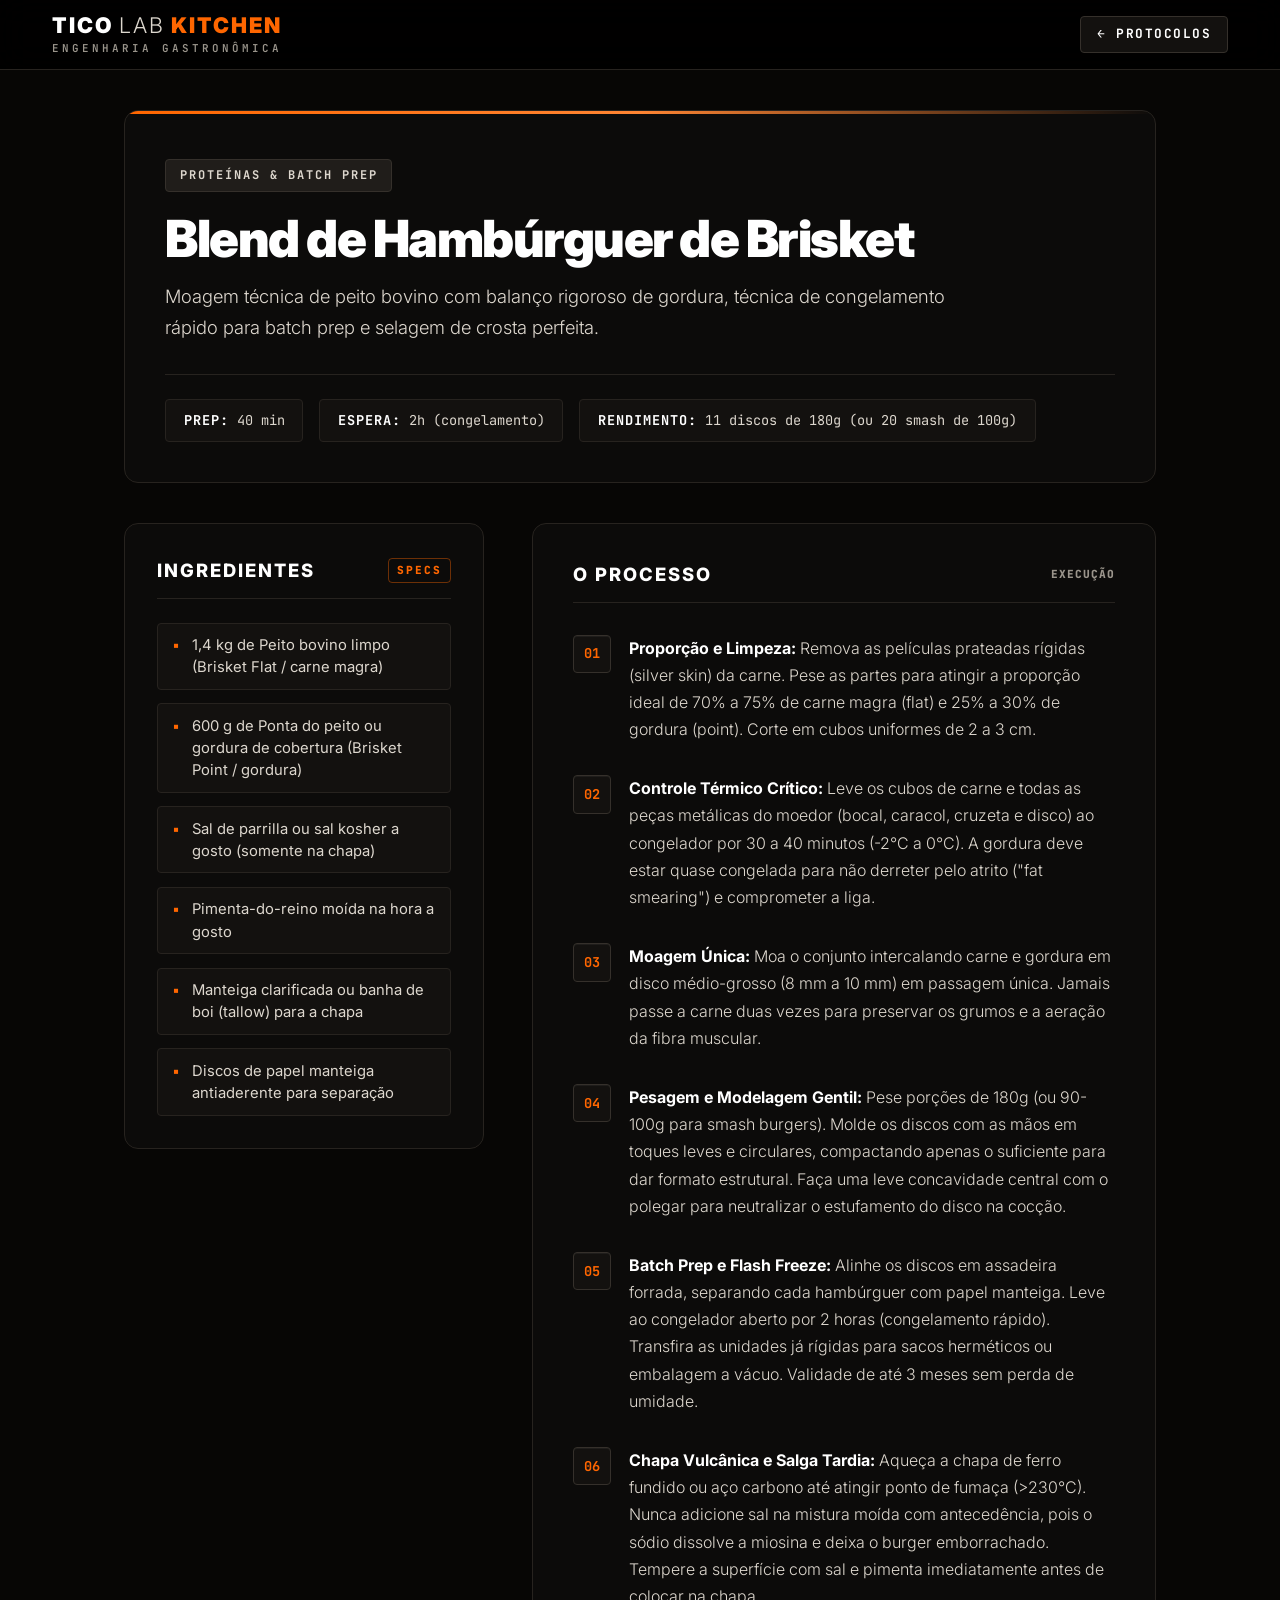
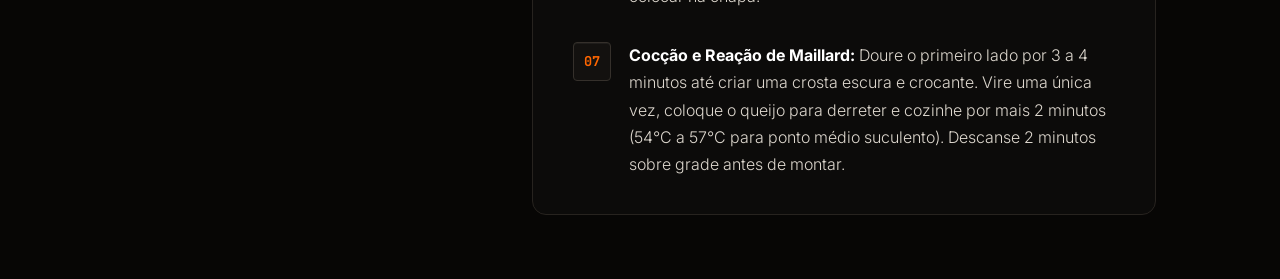
<file: receitas/proteinas-e-batch-prep/blend-brisket-burger.html>
<!DOCTYPE html>
<html lang="pt-BR">
<head>
    <meta charset="UTF-8">
    <meta name="viewport" content="width=device-width, initial-scale=1.0">
    <title>Blend de Hambúrguer de Brisket | Tico Lab Kitchen</title>
    <link rel="stylesheet" href="../../css/style.css">
    <link rel="icon" type="image/svg+xml" href="../../assets/favicon.svg">
</head>
<body>
    <!-- GERADO por build.py a partir de data/receitas/blend-brisket-burger.json. Não edite à mão. -->
    <header class="site-header">
        <div class="header-container">
            <a href="../../index.html" class="brand-link" aria-label="Tico Lab Kitchen Home">
                <span class="brand-text">
                    <span class="brand-name">TICO <span class="brand-light">LAB</span> <span class="brand-accent">KITCHEN</span></span>
                    <span class="brand-sub">Engenharia Gastronômica</span>
                </span>
            </a>
            <a href="../../index.html#protocolos" class="btn-voltar">← Protocolos</a>
        </div>
    </header>

    <article class="receita-container">
        <header class="receita-header">
            <span class="tag">Proteínas &amp; Batch Prep</span>
            <h1>Blend de Hambúrguer de Brisket</h1>
            <p class="descricao">Moagem técnica de peito bovino com balanço rigoroso de gordura, técnica de congelamento rápido para batch prep e selagem de crosta perfeita.</p>
            
            <div class="metadata">
                <div class="meta-item"><strong>Prep:</strong> 40 min</div>
                <div class="meta-item"><strong>Espera:</strong> 2h (congelamento)</div>
                <div class="meta-item"><strong>Rendimento:</strong> 11 discos de 180g (ou 20 smash de 100g)</div>
            </div>
        </header>

        <div class="grid-receita">
            <aside class="ingredientes">
                <h2>Ingredientes</h2>
                <ul>
                    <li>1,4 kg de Peito bovino limpo (Brisket Flat / carne magra)</li>
                    <li>600 g de Ponta do peito ou gordura de cobertura (Brisket Point / gordura)</li>
                    <li>Sal de parrilla ou sal kosher a gosto (somente na chapa)</li>
                    <li>Pimenta-do-reino moída na hora a gosto</li>
                    <li>Manteiga clarificada ou banha de boi (tallow) para a chapa</li>
                    <li>Discos de papel manteiga antiaderente para separação</li>
                </ul>
            </aside>

            <section class="passo-a-passo">
                <h2>O Processo</h2>
                <ol>
                    <li><strong>Proporção e Limpeza:</strong> Remova as películas prateadas rígidas (silver skin) da carne. Pese as partes para atingir a proporção ideal de 70% a 75% de carne magra (flat) e 25% a 30% de gordura (point). Corte em cubos uniformes de 2 a 3 cm.</li>
                    <li><strong>Controle Térmico Crítico:</strong> Leve os cubos de carne e todas as peças metálicas do moedor (bocal, caracol, cruzeta e disco) ao congelador por 30 a 40 minutos (-2°C a 0°C). A gordura deve estar quase congelada para não derreter pelo atrito ("fat smearing") e comprometer a liga.</li>
                    <li><strong>Moagem Única:</strong> Moa o conjunto intercalando carne e gordura em disco médio-grosso (8 mm a 10 mm) em passagem única. Jamais passe a carne duas vezes para preservar os grumos e a aeração da fibra muscular.</li>
                    <li><strong>Pesagem e Modelagem Gentil:</strong> Pese porções de 180g (ou 90-100g para smash burgers). Molde os discos com as mãos em toques leves e circulares, compactando apenas o suficiente para dar formato estrutural. Faça uma leve concavidade central com o polegar para neutralizar o estufamento do disco na cocção.</li>
                    <li><strong>Batch Prep e Flash Freeze:</strong> Alinhe os discos em assadeira forrada, separando cada hambúrguer com papel manteiga. Leve ao congelador aberto por 2 horas (congelamento rápido). Transfira as unidades já rígidas para sacos herméticos ou embalagem a vácuo. Validade de até 3 meses sem perda de umidade.</li>
                    <li><strong>Chapa Vulcânica e Salga Tardia:</strong> Aqueça a chapa de ferro fundido ou aço carbono até atingir ponto de fumaça (&gt;230°C). Nunca adicione sal na mistura moída com antecedência, pois o sódio dissolve a miosina e deixa o burger emborrachado. Tempere a superfície com sal e pimenta imediatamente antes de colocar na chapa.</li>
                    <li><strong>Cocção e Reação de Maillard:</strong> Doure o primeiro lado por 3 a 4 minutos até criar uma crosta escura e crocante. Vire uma única vez, coloque o queijo para derreter e cozinhe por mais 2 minutos (54°C a 57°C para ponto médio suculento). Descanse 2 minutos sobre grade antes de montar.</li>
                </ol>
            </section>
        </div>
    </article>
</body>
</html>
</file>
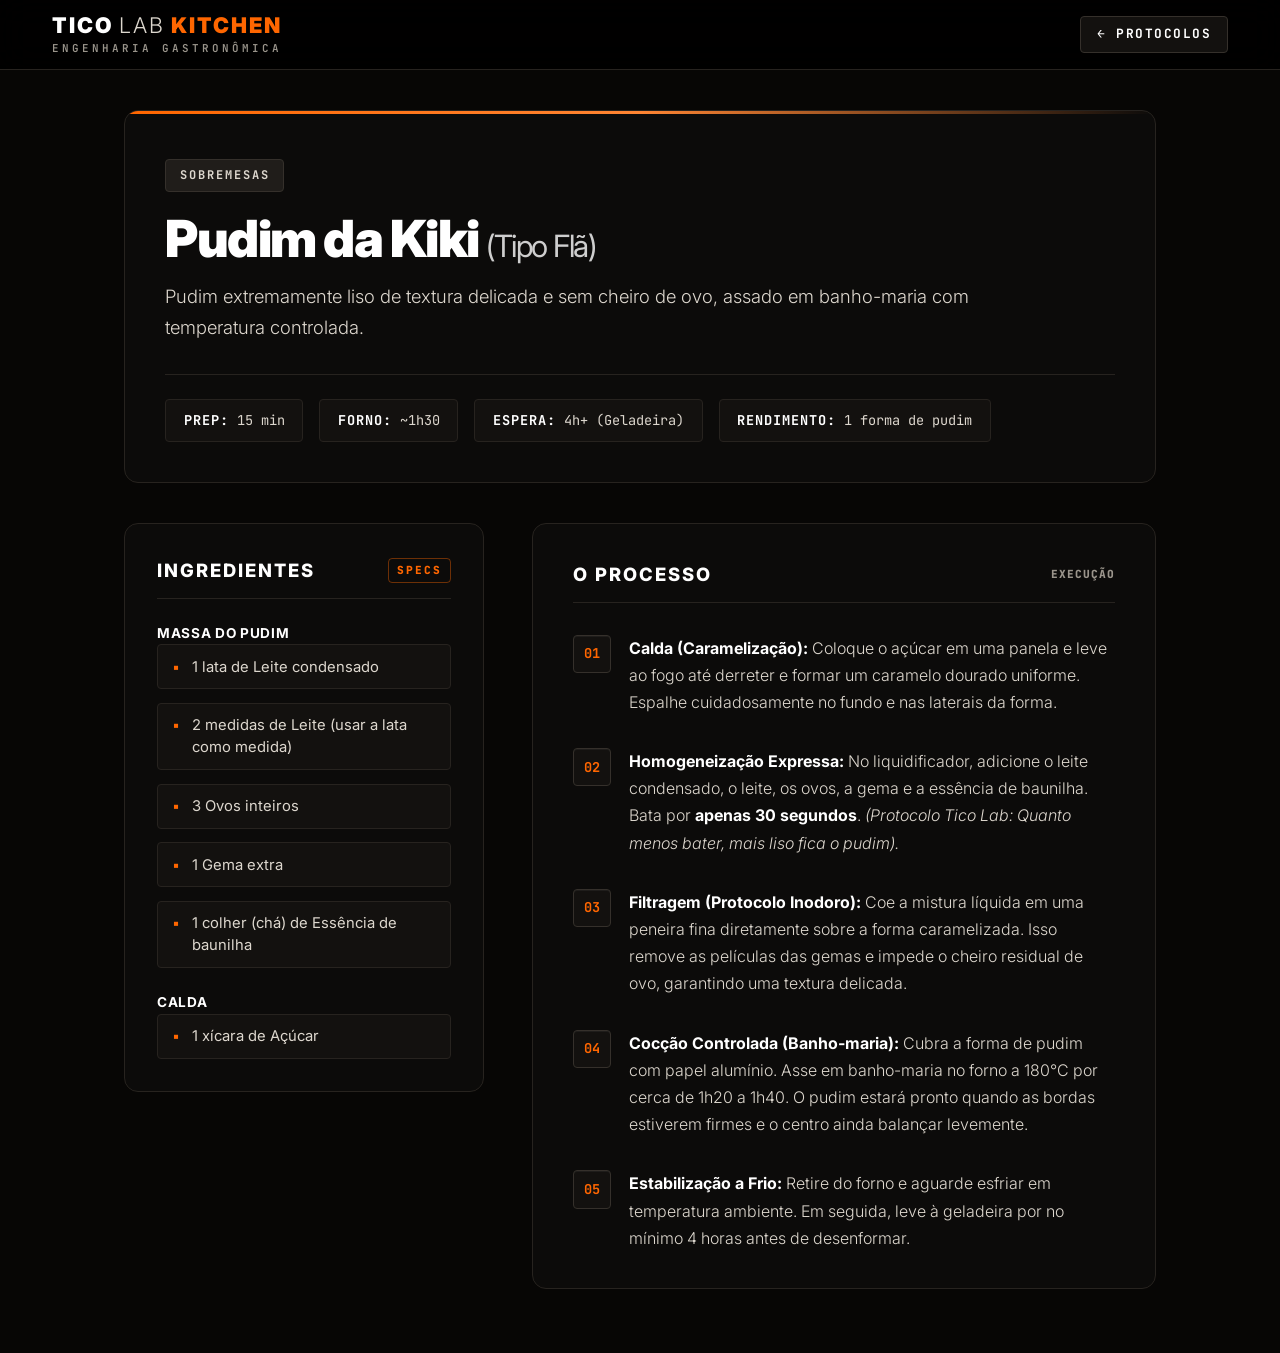
<file: receitas/sobremesas/pudim-da-kiki.html>
<!DOCTYPE html>
<html lang="pt-BR">
<head>
    <meta charset="UTF-8">
    <meta name="viewport" content="width=device-width, initial-scale=1.0">
    <title>Pudim da Kiki | Tico Lab Kitchen</title>
    <link rel="stylesheet" href="../../css/style.css">
    <link rel="icon" type="image/svg+xml" href="../../assets/favicon.svg">
</head>
<body>
    <!-- GERADO por build.py a partir de data/receitas/pudim-da-kiki.json. Não edite à mão. -->
    <header class="site-header">
        <div class="header-container">
            <a href="../../index.html" class="brand-link" aria-label="Tico Lab Kitchen Home">
                <span class="brand-text">
                    <span class="brand-name">TICO <span class="brand-light">LAB</span> <span class="brand-accent">KITCHEN</span></span>
                    <span class="brand-sub">Engenharia Gastronômica</span>
                </span>
            </a>
            <a href="../../index.html#protocolos" class="btn-voltar">← Protocolos</a>
        </div>
    </header>

    <article class="receita-container">
        <header class="receita-header">
            <span class="tag">Sobremesas</span>
            <h1>Pudim da Kiki <span style="font-size: 0.6em; font-weight: normal; opacity: 0.8;">(Tipo Flã)</span></h1>
            <p class="descricao">Pudim extremamente liso de textura delicada e sem cheiro de ovo, assado em banho-maria com temperatura controlada.</p>
            
            <div class="metadata">
                <div class="meta-item"><strong>Prep:</strong> 15 min</div>
                <div class="meta-item"><strong>Forno:</strong> ~1h30</div>
                <div class="meta-item"><strong>Espera:</strong> 4h+ (Geladeira)</div>
                <div class="meta-item"><strong>Rendimento:</strong> 1 forma de pudim</div>
            </div>
        </header>

        <div class="grid-receita">
            <aside class="ingredientes">
                <h2>Ingredientes</h2>
                
                <h3 style="margin-top: 1.5rem; color: var(--accent); font-size: 0.85rem; letter-spacing: 0.05em; text-transform: uppercase;">Massa do Pudim</h3>
                <ul>
                    <li>1 lata de Leite condensado</li>
                    <li>2 medidas de Leite (usar a lata como medida)</li>
                    <li>3 Ovos inteiros</li>
                    <li>1 Gema extra</li>
                    <li>1 colher (chá) de Essência de baunilha</li>
                </ul>

                
                <h3 style="margin-top: 1.5rem; color: var(--accent); font-size: 0.85rem; letter-spacing: 0.05em; text-transform: uppercase;">Calda</h3>
                <ul>
                    <li>1 xícara de Açúcar</li>
                </ul>
            </aside>

            <section class="passo-a-passo">
                <h2>O Processo</h2>
                <ol>
                    <li><strong>Calda (Caramelização):</strong> Coloque o açúcar em uma panela e leve ao fogo até derreter e formar um caramelo dourado uniforme. Espalhe cuidadosamente no fundo e nas laterais da forma.</li>
                    <li><strong>Homogeneização Expressa:</strong> No liquidificador, adicione o leite condensado, o leite, os ovos, a gema e a essência de baunilha. Bata por <strong>apenas 30 segundos</strong>. <em>(Protocolo Tico Lab: Quanto menos bater, mais liso fica o pudim).</em></li>
                    <li><strong>Filtragem (Protocolo Inodoro):</strong> Coe a mistura líquida em uma peneira fina diretamente sobre a forma caramelizada. Isso remove as películas das gemas e impede o cheiro residual de ovo, garantindo uma textura delicada.</li>
                    <li><strong>Cocção Controlada (Banho-maria):</strong> Cubra a forma de pudim com papel alumínio. Asse em banho-maria no forno a 180°C por cerca de 1h20 a 1h40. O pudim estará pronto quando as bordas estiverem firmes e o centro ainda balançar levemente.</li>
                    <li><strong>Estabilização a Frio:</strong> Retire do forno e aguarde esfriar em temperatura ambiente. Em seguida, leve à geladeira por no mínimo 4 horas antes de desenformar.</li>
                </ol>
            </section>
        </div>
    </article>
</body>
</html>
</file>
<file: css/style.css>
/* ==========================================================================
   TICO LAB KITCHEN — HI-TECH CULINARY DESIGN SYSTEM
   Inspirado no DNA Thricoma Lab & Estética Tesla / Engenharia de Precisão
   ========================================================================== */

@import url('https://fonts.googleapis.com/css2?family=Inter:wght@300;400;500;600;700;800;900&family=JetBrains+Mono:wght@400;600;700&display=swap');

/* --------------------------------------------------------------------------
   1. Variáveis & Tema (High-Tech Obsidian & Titanium)
   -------------------------------------------------------------------------- */
:root {
    /* Paleta Obsidian quente (pretos levemente puxados para o marrom) */
    --black-void: #070605;
    --black-surface: #0c0b0a;
    --black-card: #13110f;
    --black-card-hover: #191714;
    --black-subtle: #201d1a;
    
    /* Linhas & Bordas Industriais */
    --border-dark: #27231f;
    --border-light: #35302b;
    --border-accent: rgba(255, 102, 0, 0.4);

    /* Textos */
    --text-white: #ffffff;
    --text-silver: #ddd7ce;
    --text-gray: #9a948b;
    --text-dark-gray: #86817a;

    /* Acento Thricoma / Tesla High-Tech */
    --orange-primary: #ff6600;
    --orange-hover: #ff8533;
    --orange-subtle: rgba(255, 102, 0, 0.12);
    --orange-glow: 0 0 20px rgba(255, 102, 0, 0.35);

    /* Tipografia */
    --font-main: 'Inter', system-ui, -apple-system, sans-serif;
    --font-mono: 'JetBrains Mono', ui-monospace, 'SF Mono', monospace;

    /* Raios de Borda (Geometria Angular & Sutil) */
    --radius-sm: 4px;
    --radius-md: 8px;
    --radius-lg: 14px;
    --radius-pill: 9999px;

    /* Transições */
    --trans-fast: 0.15s cubic-bezier(0.16, 1, 0.3, 1);
    --trans-smooth: 0.3s cubic-bezier(0.16, 1, 0.3, 1);
}

/* --------------------------------------------------------------------------
   2. Reset & Estilos Globais
   -------------------------------------------------------------------------- */
*, *::before, *::after {
    box-sizing: border-box;
    margin: 0;
    padding: 0;
}

html {
    font-size: 16px;
    scroll-behavior: smooth;
    background-color: var(--black-void);
    color: var(--text-white);
}

body {
    font-family: var(--font-main);
    background-color: var(--black-void);
    color: var(--text-white);
    line-height: 1.6;
    min-height: 100vh;
    display: flex;
    flex-direction: column;
    -webkit-font-smoothing: antialiased;
    -moz-osx-font-smoothing: grayscale;
}

img, svg {
    display: block;
    max-width: 100%;
}

a {
    color: var(--orange-primary);
    text-decoration: none;
    transition: all var(--trans-fast);
}

a:hover {
    color: var(--orange-hover);
}

/* --------------------------------------------------------------------------
   3. Cabeçalho da Marca (Tesla / Thricoma Navbar)
   -------------------------------------------------------------------------- */
.site-header {
    background-color: rgba(0, 0, 0, 0.85);
    border-bottom: 1px solid var(--border-dark);
    position: sticky;
    top: 0;
    z-index: 100;
    backdrop-filter: blur(16px);
    -webkit-backdrop-filter: blur(16px);
}

.header-container {
    max-width: 1240px;
    margin: 0 auto;
    padding: 0.9rem 2rem;
    display: flex;
    justify-content: space-between;
    align-items: center;
    gap: 1.5rem;
}

.brand-link {
    display: flex;
    align-items: center;
    gap: 0.85rem;
    text-decoration: none;
    color: var(--text-white);
}

.brand-link:hover {
    color: var(--text-white);
}

.brand-text {
    display: flex;
    flex-direction: column;
    line-height: 1.1;
}

.brand-name {
    font-size: 1.35rem;
    font-weight: 900;
    letter-spacing: 2px;
    white-space: nowrap;
}

.brand-light {
    font-weight: 300;
    color: var(--text-silver);
}

.brand-accent {
    color: var(--orange-primary);
}

.brand-sub {
    font-family: var(--font-mono);
    font-size: 0.68rem;
    font-weight: 600;
    letter-spacing: 3px;
    text-transform: uppercase;
    color: var(--text-gray);
    margin-top: 0.3rem;
}

.nav-links {
    display: flex;
    align-items: center;
    gap: 1.75rem;
    list-style: none;
}

.nav-item a {
    color: var(--text-silver);
    font-size: 0.85rem;
    font-weight: 600;
    letter-spacing: 1px;
    text-transform: uppercase;
    padding: 0.4rem 0.6rem;
    transition: all var(--trans-fast);
}

.nav-item a:hover {
    color: var(--orange-primary);
}

.btn-github,
.btn-voltar {
    display: inline-flex;
    align-items: center;
    gap: 0.5rem;
    background-color: var(--black-card);
    border: 1px solid var(--border-light);
    padding: 0.45rem 1rem;
    border-radius: var(--radius-sm);
    font-size: 0.8rem;
    font-weight: 700;
    letter-spacing: 1.5px;
    text-transform: uppercase;
    color: var(--text-white) !important;
    transition: all var(--trans-fast);
}

.btn-voltar {
    font-family: var(--font-mono);
    white-space: nowrap;
}

.btn-github:hover,
.btn-voltar:hover {
    border-color: var(--orange-primary);
    box-shadow: var(--orange-glow);
    transform: translateY(-1px);
}

/* --------------------------------------------------------------------------
   5. Página de Receita (Layout de Protocolo Laboratorial)
   -------------------------------------------------------------------------- */
.receita-container {
    max-width: 1080px;
    width: 100%;
    margin: 2.5rem auto 4rem auto;
    padding: 0 1.5rem;
    flex: 1;
}

.receita-header {
    margin-bottom: 2.5rem;
    background-color: var(--black-surface);
    border: 1px solid var(--border-dark);
    border-radius: var(--radius-lg);
    padding: 3rem 2.5rem 2.5rem 2.5rem;
    position: relative;
    overflow: hidden;
}

/* Linha Superior Hi-Tech com Laranja Laser */
.receita-header::before {
    content: '';
    position: absolute;
    top: 0;
    left: 0;
    right: 0;
    height: 3px;
    background: linear-gradient(90deg, var(--orange-primary), #ff8533, transparent);
}

.tag {
    display: inline-block;
    background-color: var(--black-subtle);
    color: var(--text-silver);
    font-family: var(--font-mono);
    font-size: 0.75rem;
    font-weight: 700;
    text-transform: uppercase;
    letter-spacing: 2px;
    padding: 0.35rem 0.85rem;
    border-radius: var(--radius-sm);
    border: 1px solid var(--border-light);
    margin-bottom: 1.25rem;
}

.receita-header h1 {
    font-size: clamp(2rem, 4.5vw, 3.2rem);
    font-weight: 900;
    line-height: 1.05;
    letter-spacing: -1.5px;
    color: var(--text-white);
    margin-bottom: 1rem;
}

.descricao {
    font-size: 1.15rem;
    color: var(--text-silver);
    max-width: 820px;
    margin-bottom: 2rem;
    line-height: 1.65;
    font-weight: 300;
}

/* Metadados / Especificações Técnicas */
.metadata {
    display: flex;
    flex-wrap: wrap;
    gap: 1rem;
    padding-top: 1.5rem;
    border-top: 1px solid var(--border-dark);
}

.meta-item {
    background-color: var(--black-card);
    border: 1px solid var(--border-dark);
    padding: 0.6rem 1.1rem;
    border-radius: var(--radius-sm);
    font-family: var(--font-mono);
    font-size: 0.85rem;
    color: var(--text-silver);
    display: flex;
    align-items: center;
    gap: 0.5rem;
}

.meta-item strong {
    color: var(--text-white);
    font-weight: 700;
    text-transform: uppercase;
    letter-spacing: 1px;
}

/* Foto da Receita */
/* A foto aparece inteira (sem corte) e centralizada no quadro; o fundo é a
   própria foto desfocada e escurecida, para fotos verticais não deixarem faixas vazias. */
.receita-foto {
    position: relative;
    width: 100%;
    aspect-ratio: 16 / 9;
    max-height: 480px;
    margin: 0 0 3rem 0;
    padding: 1.25rem;
    border: 1px solid var(--border-dark);
    border-radius: var(--radius-lg);
    overflow: hidden;
    background-color: var(--black-card);
    display: flex;
    align-items: center;
    justify-content: center;
}

.receita-foto-fundo {
    position: absolute;
    inset: -10%;
    width: 120%;
    height: 120%;
    object-fit: cover;
    filter: blur(28px) brightness(0.35) saturate(1.2);
}

.receita-foto-img {
    position: relative;
    max-width: 100%;
    max-height: 100%;
    object-fit: contain;
    display: block;
    border-radius: var(--radius-md);
    box-shadow: 0 12px 40px rgba(0, 0, 0, 0.6);
}

/* Placeholder de Imagem Industrial */
.imagem-placeholder {
    width: 100%;
    aspect-ratio: 16 / 7;
    min-height: 240px;
    max-height: 400px;
    background: radial-gradient(circle at center, #16130f 0%, #090807 100%);
    border: 1px dashed var(--border-light);
    border-radius: var(--radius-lg);
    display: flex;
    align-items: center;
    justify-content: center;
    margin-bottom: 3rem;
    color: var(--text-gray);
    font-family: var(--font-mono);
    font-size: 0.85rem;
    letter-spacing: 1px;
    text-transform: uppercase;
}

.imagem-placeholder span {
    display: inline-flex;
    align-items: center;
    gap: 0.5rem;
    background-color: var(--black-surface);
    border: 1px solid var(--border-dark);
    padding: 0.6rem 1.25rem;
    border-radius: var(--radius-sm);
    color: var(--text-silver);
}

/* Grade de Conteúdo da Receita */
.grid-receita {
    display: grid;
    grid-template-columns: 360px 1fr;
    gap: 3rem;
    align-items: start;
}

/* Coluna de Ingredientes (Mise en Place Lab) */
.ingredientes {
    background-color: var(--black-surface);
    border: 1px solid var(--border-dark);
    border-radius: var(--radius-lg);
    padding: 2rem;
    position: sticky;
    top: 7rem;
}

.ingredientes h2 {
    font-size: 1.15rem;
    font-weight: 800;
    letter-spacing: 2px;
    text-transform: uppercase;
    color: var(--text-white);
    margin-bottom: 1.5rem;
    padding-bottom: 0.75rem;
    border-bottom: 1px solid var(--border-dark);
    display: flex;
    align-items: center;
    justify-content: space-between;
}

.ingredientes h2::after {
    content: 'SPECS';
    font-family: var(--font-mono);
    font-size: 0.7rem;
    color: var(--orange-primary);
    border: 1px solid var(--border-accent);
    padding: 0.15rem 0.5rem;
    border-radius: var(--radius-sm);
}

.ingredientes ul {
    list-style: none;
    display: flex;
    flex-direction: column;
    gap: 0.85rem;
}

.ingredientes li {
    font-size: 0.925rem;
    color: var(--text-silver);
    padding: 0.65rem 0.85rem;
    border-radius: var(--radius-sm);
    display: flex;
    align-items: baseline;
    gap: 0.75rem;
    background-color: var(--black-card);
    border: 1px solid var(--border-dark);
    line-height: 1.5;
    transition: all var(--trans-fast);
}

.ingredientes li::before {
    content: '▪';
    color: var(--orange-primary);
    font-size: 0.9rem;
    flex-shrink: 0;
}

.ingredientes li:hover {
    border-color: var(--border-light);
    background-color: var(--black-card-hover);
    transform: translateX(2px);
}

/* Coluna de Passo a Passo (Protocolo Operacional) */
.passo-a-passo {
    background-color: var(--black-surface);
    border: 1px solid var(--border-dark);
    border-radius: var(--radius-lg);
    padding: 2.25rem 2.5rem;
}

.passo-a-passo h2 {
    font-size: 1.15rem;
    font-weight: 800;
    letter-spacing: 2px;
    text-transform: uppercase;
    color: var(--text-white);
    margin-bottom: 2rem;
    padding-bottom: 0.75rem;
    border-bottom: 1px solid var(--border-dark);
    display: flex;
    align-items: center;
    justify-content: space-between;
}

.passo-a-passo h2::after {
    content: 'EXECUÇÃO';
    font-family: var(--font-mono);
    font-size: 0.7rem;
    color: var(--text-gray);
    letter-spacing: 1px;
}

.passo-a-passo ol {
    list-style: none;
    counter-reset: step-counter;
    display: flex;
    flex-direction: column;
    gap: 2rem;
}

.passo-a-passo li {
    counter-increment: step-counter;
    position: relative;
    padding-left: 3.5rem;
    color: var(--text-silver);
    font-size: 1rem;
    line-height: 1.7;
    font-weight: 300;
}

.passo-a-passo li::before {
    content: counter(step-counter, decimal-leading-zero);
    position: absolute;
    left: 0;
    top: 0;
    width: 2.4rem;
    height: 2.4rem;
    background-color: var(--black-card);
    border: 1px solid var(--border-light);
    color: var(--orange-primary);
    font-family: var(--font-mono);
    font-weight: 700;
    font-size: 0.85rem;
    border-radius: var(--radius-sm);
    display: flex;
    align-items: center;
    justify-content: center;
    box-shadow: inset 0 1px 0 rgba(255, 255, 255, 0.05);
}

.passo-a-passo li strong {
    display: inline;
    color: var(--text-white);
    font-weight: 700;
}

/* --------------------------------------------------------------------------
   6. Página Inicial (Hero Manifesto Tesla / Thricoma DNA)
   -------------------------------------------------------------------------- */
.hero {
    background-color: var(--black-void);
    border-bottom: 1px solid var(--border-dark);
    padding: 6rem 1.5rem 5rem 1.5rem;
    text-align: center;
    position: relative;
}

.hero {
    overflow: hidden;
}

/* Colmeia sutil ao fundo (eco do emblema), apagando nas bordas */
.hero::before {
    content: '';
    position: absolute;
    inset: 0;
    background-image: url("data:image/svg+xml,%3Csvg xmlns='http://www.w3.org/2000/svg' width='27.71' height='48'%3E%3Cpath d='M0 -16 L13.86 -8 L13.86 8 L0 16 L-13.86 8 L-13.86 -8 Z M27.71 -16 L41.57 -8 L41.57 8 L27.71 16 L13.86 8 L13.86 -8 Z M13.86 8 L27.71 16 L27.71 32 L13.86 40 L0 32 L0 16 Z M0 32 L13.86 40 L13.86 56 L0 64 L-13.86 56 L-13.86 40 Z M27.71 32 L41.57 40 L41.57 56 L27.71 64 L13.86 56 L13.86 40 Z' fill='none' stroke='%23ffffff' stroke-opacity='0.05' stroke-width='1'/%3E%3C/svg%3E");
    -webkit-mask-image: radial-gradient(ellipse 60% 70% at 50% 30%, #000 0%, transparent 75%);
    mask-image: radial-gradient(ellipse 60% 70% at 50% 30%, #000 0%, transparent 75%);
    pointer-events: none;
}

.hero::after {
    content: '';
    position: absolute;
    top: 0;
    left: 50%;
    transform: translateX(-50%);
    width: 700px;
    height: 420px;
    background: radial-gradient(circle, rgba(255, 102, 0, 0.1) 0%, transparent 65%);
    pointer-events: none;
}

.hero-content {
    max-width: 900px;
    margin: 0 auto;
    position: relative;
    z-index: 2;
}

.hero-tagline {
    font-size: 11px;
    font-weight: 700;
    letter-spacing: 5px;
    text-transform: uppercase;
    color: var(--text-gray);
    margin-bottom: 1.5rem;
    display: block;
}

.hero h1 {
    font-size: clamp(2.4rem, 6vw, 4.2rem);
    font-weight: 900;
    letter-spacing: -2px;
    line-height: 0.98;
    color: var(--text-white);
    margin-bottom: 1.75rem;
}

.hero h1 span {
    color: var(--orange-primary);
}

.hero p {
    font-size: clamp(1.05rem, 2vw, 1.25rem);
    color: var(--text-silver);
    line-height: 1.6;
    margin-bottom: 3rem;
    font-weight: 300;
    max-width: 800px;
    margin-left: auto;
    margin-right: auto;
}

.hero-stats {
    display: grid;
    grid-template-columns: repeat(3, 1fr);
    max-width: 680px;
    margin: 0 auto;
    border-top: 1px solid var(--border-dark);
    border-bottom: 1px solid var(--border-dark);
    padding: 1.75rem 0;
}

.stat-box {
    text-align: center;
    border-right: 1px solid var(--border-dark);
}

.stat-box:last-child {
    border-right: none;
}

.stat-number {
    font-family: var(--font-mono);
    font-size: 2.2rem;
    font-weight: 800;
    color: var(--text-white);
    line-height: 1;
    margin-bottom: 0.4rem;
}

.stat-label {
    font-size: 0.725rem;
    text-transform: uppercase;
    letter-spacing: 2px;
    color: var(--text-gray);
    font-weight: 600;
}

/* Catálogo & Filtros */
.catalog-section {
    max-width: 1240px;
    margin: 4rem auto;
    padding: 0 2rem;
    flex: 1;
}

.section-header {
    display: flex;
    flex-direction: column;
    gap: 1.5rem;
    margin-bottom: 3rem;
    border-bottom: 1px solid var(--border-dark);
    padding-bottom: 1.5rem;
}

.section-title-wrap {
    display: flex;
    justify-content: space-between;
    align-items: flex-end;
}

.section-tagline {
    font-size: 11px;
    font-weight: 700;
    letter-spacing: 4px;
    text-transform: uppercase;
    color: var(--text-gray);
    margin-bottom: 0.5rem;
}

.section-title {
    font-size: 2.2rem;
    font-weight: 900;
    letter-spacing: -1px;
    color: var(--text-white);
}

.category-filters {
    display: flex;
    flex-wrap: wrap;
    gap: 0.5rem;
}

.filter-btn {
    background-color: var(--black-card);
    border: 1px solid var(--border-dark);
    color: var(--text-silver);
    padding: 0.5rem 1.1rem;
    border-radius: var(--radius-sm);
    font-size: 0.8rem;
    font-weight: 700;
    letter-spacing: 1px;
    text-transform: uppercase;
    cursor: pointer;
    transition: all var(--trans-fast);
}

.filter-btn:hover {
    border-color: var(--orange-primary);
    color: var(--text-white);
}

.filter-btn.active {
    background-color: var(--orange-primary);
    border-color: var(--orange-primary);
    color: #000000;
    box-shadow: var(--orange-glow);
}

/* Grade de Cards de Receita (Estilo Spec Sheet / Tesla) */
.recipes-grid {
    display: grid;
    grid-template-columns: repeat(auto-fill, minmax(350px, 1fr));
    gap: 2rem;
}

.recipe-card {
    background-color: var(--black-card);
    border: 1px solid var(--border-dark);
    border-radius: var(--radius-md);
    overflow: hidden;
    display: flex;
    flex-direction: column;
    transition: all var(--trans-smooth);
    text-decoration: none;
    color: inherit;
    position: relative;
}

.recipe-card::before {
    content: '';
    position: absolute;
    top: 0;
    left: 0;
    right: 0;
    height: 2px;
    background: var(--border-dark);
    transition: background var(--trans-fast);
}

.recipe-card:hover {
    transform: translateY(-4px);
    border-color: var(--border-light);
    background-color: var(--black-card-hover);
    box-shadow: 0 16px 32px -8px rgba(0, 0, 0, 0.8);
}

.recipe-card:hover::before {
    background: var(--orange-primary);
}

.card-header {
    padding: 1.75rem 1.75rem 0.5rem 1.75rem;
}

.card-tag {
    font-family: var(--font-mono);
    font-size: 0.7rem;
    font-weight: 700;
    text-transform: uppercase;
    letter-spacing: 2px;
    color: var(--text-gray);
    margin-bottom: 0.6rem;
    display: inline-block;
}

.card-title {
    font-size: 1.35rem;
    font-weight: 800;
    letter-spacing: -0.5px;
    line-height: 1.25;
    color: var(--text-white);
    margin-bottom: 0.75rem;
}

.card-body {
    padding: 0 1.75rem;
    flex: 1;
}

.card-description {
    font-size: 0.95rem;
    color: var(--text-gray);
    line-height: 1.6;
    margin-bottom: 1.5rem;
    font-weight: 300;
}

.card-footer {
    padding: 1rem 1.75rem;
    background-color: rgba(0, 0, 0, 0.4);
    border-top: 1px solid var(--border-dark);
    display: flex;
    justify-content: space-between;
    align-items: center;
    font-size: 0.8rem;
    color: var(--text-gray);
}

.card-meta {
    display: flex;
    gap: 0.85rem;
    font-family: var(--font-mono);
}

.card-cta {
    font-weight: 700;
    letter-spacing: 1px;
    text-transform: uppercase;
    font-size: 0.775rem;
    color: var(--orange-primary);
    display: inline-flex;
    align-items: center;
    gap: 0.35rem;
}

/* Só a seta se move: transform no próprio link quebraria o ::after que cobre o card */
.cta-arrow {
    display: inline-block;
    transition: transform var(--trans-fast);
}

.recipe-card:hover .cta-arrow {
    transform: translateX(4px);
}

/* O link do card se estende sobre o card inteiro (card todo clicável) */
.card-cta::after {
    content: '';
    position: absolute;
    inset: 0;
    z-index: 1;
}

.recipe-card {
    cursor: pointer;
}

/* Âncoras não ficam escondidas sob o cabeçalho fixo */
[id] {
    scroll-margin-top: 6rem;
}

.recipe-card:focus-within {
    border-color: var(--orange-primary);
    box-shadow: var(--orange-glow);
}

.card-cta:focus-visible {
    outline: none;
}

/* --------------------------------------------------------------------------
   7. Seção Manifesto / Tecnologia (DNA Thricoma Lab Grid)
   -------------------------------------------------------------------------- */
.technology-section {
    background-color: var(--black-surface);
    border-top: 1px solid var(--border-dark);
    border-bottom: 1px solid var(--border-dark);
    padding: 6rem 2rem;
}

.tech-container {
    max-width: 1240px;
    margin: 0 auto;
}

.tech-header {
    text-align: left;
    margin-bottom: 4rem;
}

.tech-tagline {
    font-size: 11px;
    font-weight: 700;
    letter-spacing: 5px;
    text-transform: uppercase;
    color: var(--text-gray);
    margin-bottom: 0.75rem;
    display: block;
}

.tech-title {
    font-size: clamp(2rem, 4vw, 3rem);
    font-weight: 900;
    letter-spacing: -1.5px;
    color: var(--text-white);
}

.tech-grid {
    display: grid;
    grid-template-columns: repeat(3, 1fr);
    gap: 2.5rem;
}

.tech-card {
    border-top: 1px solid var(--border-light);
    padding-top: 2rem;
    text-align: left;
}

.tech-card h3 {
    font-size: 1.25rem;
    font-weight: 800;
    color: var(--text-white);
    letter-spacing: -0.5px;
    margin-bottom: 1rem;
}

.tech-card p {
    color: var(--text-gray);
    font-size: 0.95rem;
    line-height: 1.65;
    font-weight: 300;
}

.roadmap-strip {
    margin-top: 5rem;
    padding-top: 2.5rem;
    border-top: 1px solid var(--border-dark);
}

.roadmap-strip p {
    color: var(--text-dark-gray);
    font-family: var(--font-mono);
    font-size: 0.775rem;
    letter-spacing: 2px;
    text-transform: uppercase;
}

/* --------------------------------------------------------------------------
   8. Rodapé Global (Minimalista High-Tech)
   -------------------------------------------------------------------------- */
.site-footer {
    background-color: var(--black-void);
    border-top: 1px solid var(--border-dark);
    padding: 3rem 2rem;
    margin-top: auto;
}

.footer-container {
    max-width: 1240px;
    margin: 0 auto;
    display: flex;
    justify-content: space-between;
    align-items: center;
    flex-wrap: wrap;
    gap: 1.5rem;
    font-size: 0.85rem;
    color: var(--text-dark-gray);
}

.footer-brand {
    display: flex;
    align-items: center;
    gap: 0.75rem;
    font-weight: 700;
    letter-spacing: 1px;
    color: var(--text-silver);
}

.footer-brand span.accent {
    color: var(--orange-primary);
}

.footer-links {
    display: flex;
    gap: 2rem;
    list-style: none;
}

.footer-links a {
    color: var(--text-gray);
    font-size: 0.85rem;
    letter-spacing: 1px;
    text-transform: uppercase;
    font-weight: 600;
}

.footer-links a:hover {
    color: var(--orange-primary);
}

/* --------------------------------------------------------------------------
   9. Responsividade (Media Queries)
   -------------------------------------------------------------------------- */
@media (max-width: 960px) {
    .grid-receita {
        grid-template-columns: 1fr;
        gap: 2.5rem;
    }

    .ingredientes {
        position: static;
    }

    .tech-grid {
        grid-template-columns: 1fr;
        gap: 2rem;
    }
}

@media (max-width: 640px) {
    /* No celular o quadro fica menos achatado para a foto não ficar pequena */
    .receita-foto {
        aspect-ratio: 4 / 3;
        padding: 0.75rem;
    }

    .header-container {
        padding: 0.8rem 1.25rem;
    }

    .brand-name {
        font-size: 1.05rem;
        letter-spacing: 1.5px;
    }

    .brand-sub,
    .nav-item {
        display: none;
    }

    .recipes-grid {
        grid-template-columns: 1fr;
    }

    .catalog-section {
        padding: 0 1.25rem;
    }

    .hero {
        padding: 4rem 1.25rem 3rem 1.25rem;
    }

    .hero-stats {
        padding: 1.25rem 0;
    }

    .stat-box {
        padding: 0 0.4rem;
    }

    .stat-number {
        font-size: 1.6rem;
    }

    .stat-label {
        font-size: 0.6rem;
        letter-spacing: 1px;
    }

    .receita-header {
        padding: 2rem 1.5rem;
    }

    .passo-a-passo {
        padding: 1.75rem 1.5rem;
    }

    .footer-container {
        flex-direction: column;
        text-align: center;
    }
}
</file>
